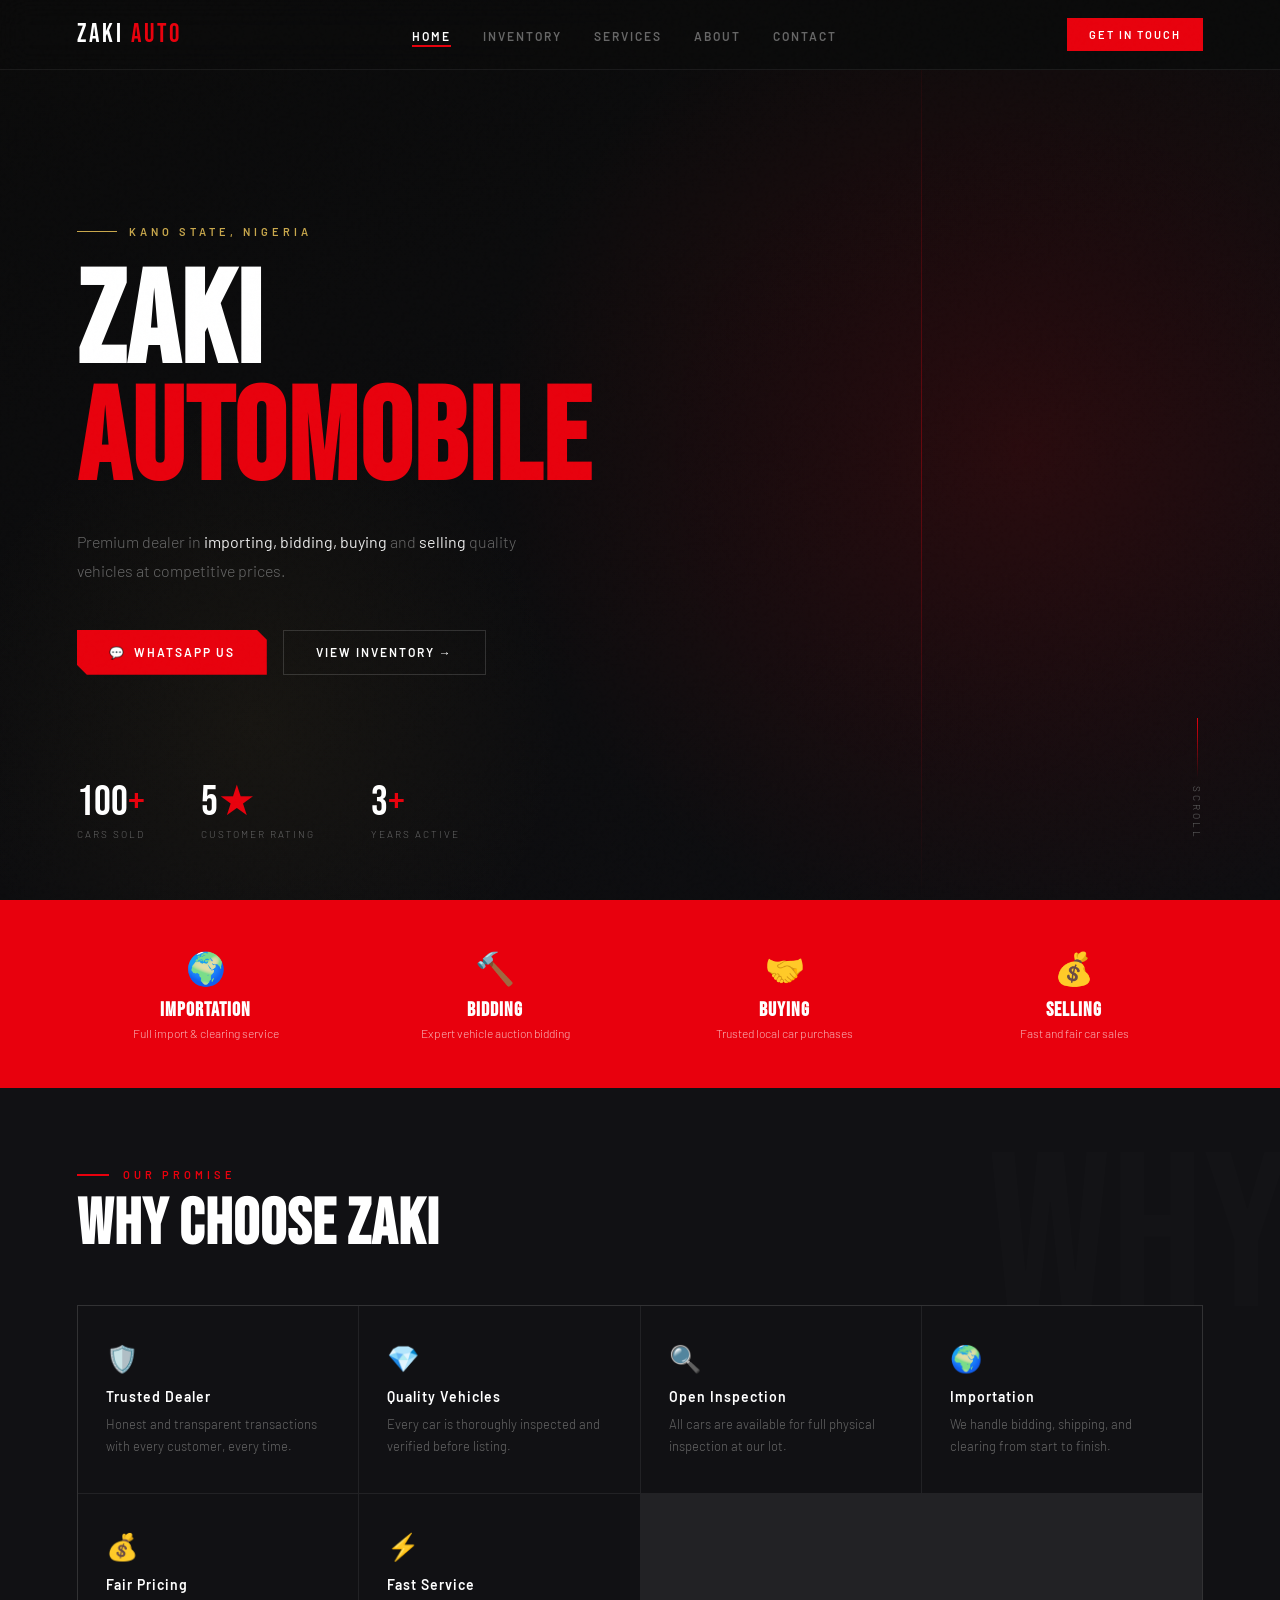
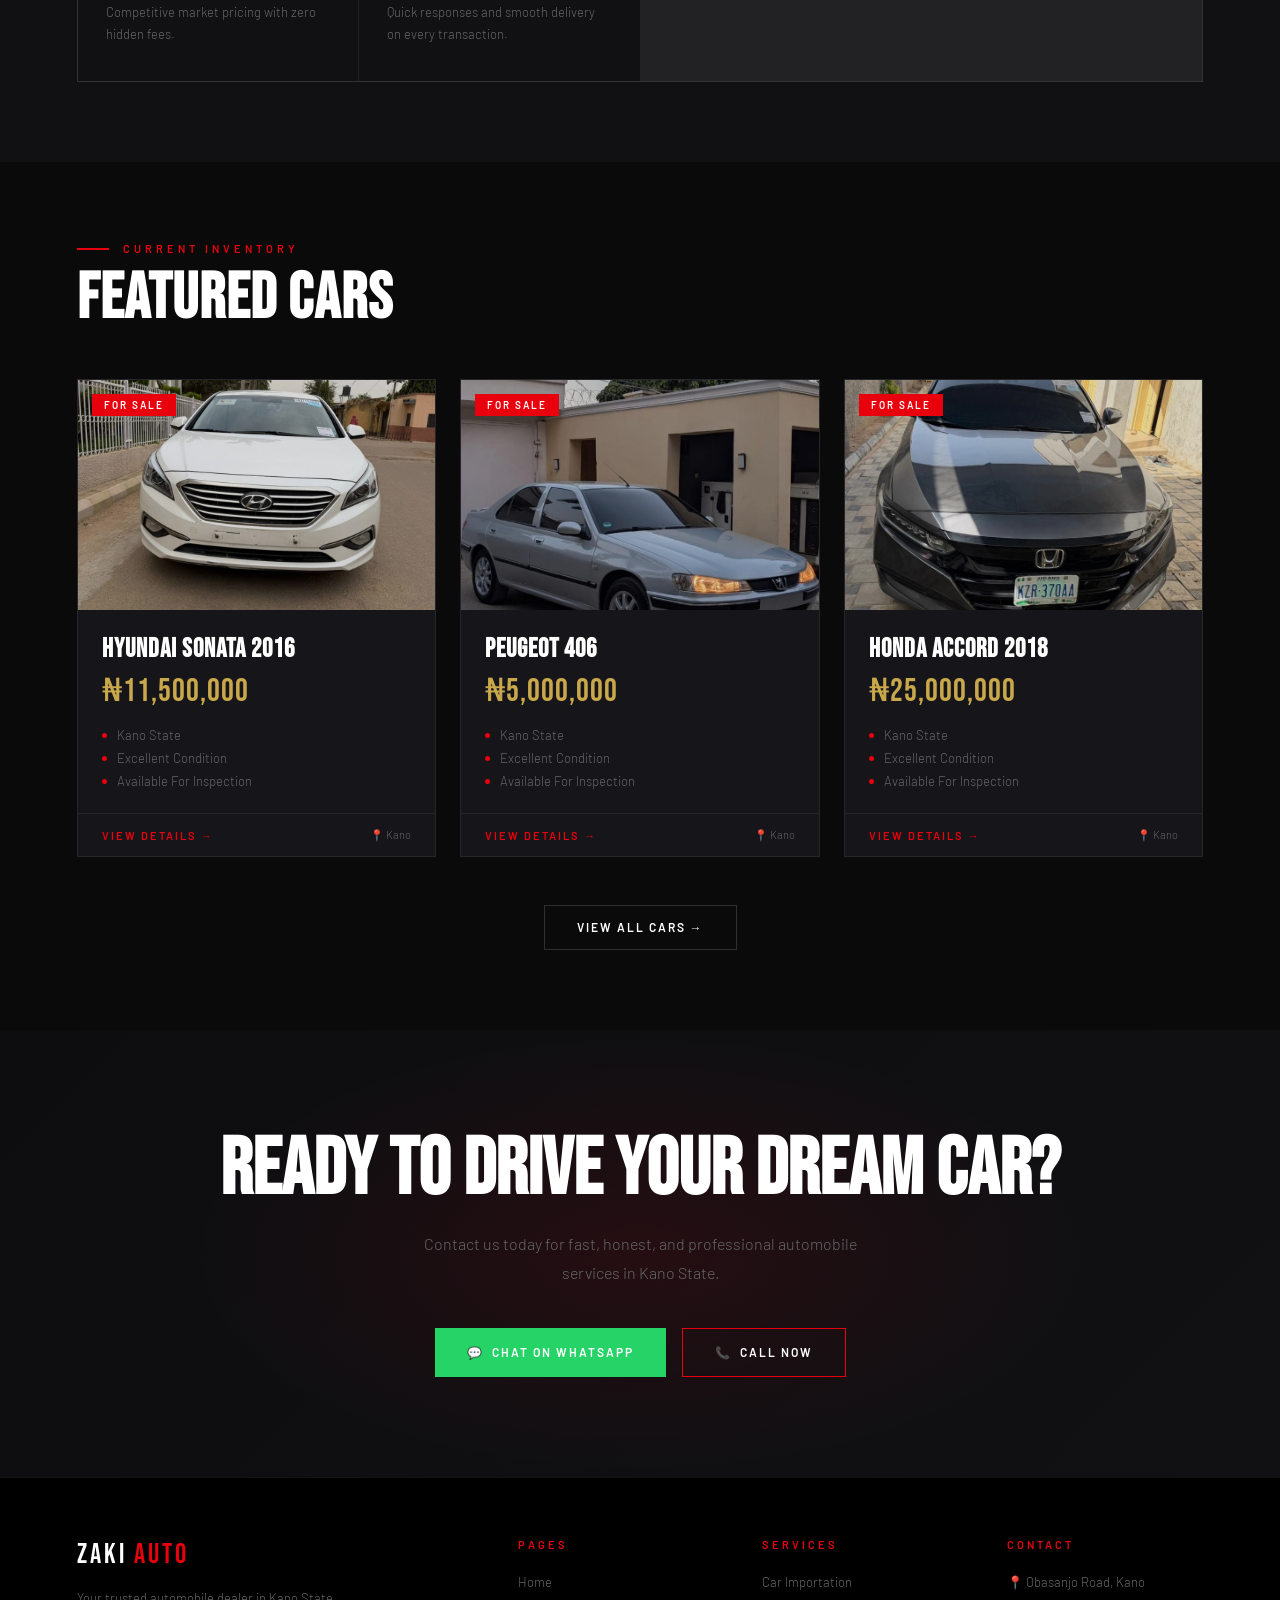
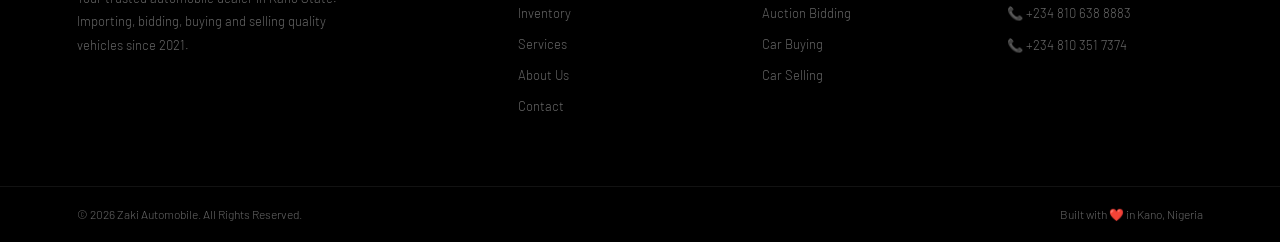
<file: index.html>
<!DOCTYPE html>
<html lang="en">
<head>
<meta charset="UTF-8">
<meta name="viewport" content="width=device-width, initial-scale=1.0">
<title>Zaki Automobile — Home</title>
<link rel="stylesheet" href="style.css">
<style>
/* ── HERO ── */
.hero {
  min-height:100vh; display:flex; align-items:center;
  position:relative; overflow:hidden; padding:0 6vw;
}
.hero-bg {
  position:absolute; inset:0;
  background:
    radial-gradient(ellipse 60% 80% at 80% 50%, rgba(232,0,13,0.13) 0%, transparent 70%),
    radial-gradient(ellipse 40% 60% at 20% 80%, rgba(201,168,76,0.06) 0%, transparent 60%),
    linear-gradient(160deg,#0a0a0a 0%,#0d0d10 100%);
}
.hero-bg::after {
  content:''; position:absolute; top:0; right:28%;
  width:1px; height:100%;
  background:linear-gradient(to bottom,transparent,rgba(232,0,13,0.35),transparent);
}
.hero-content { position:relative; z-index:2; max-width:680px; }
.hero-eyebrow {
  display:flex; align-items:center; gap:12px; margin-bottom:28px;
  opacity:0; animation:fadeUp 0.8s 0.2s forwards;
}
.hero-eyebrow::before { content:''; display:block; width:40px; height:1px; background:var(--gold); }
.hero-eyebrow span { font-size:11px; letter-spacing:4px; text-transform:uppercase; color:var(--gold); font-weight:600; }
.hero h1 {
  font-family:'Bebas Neue',sans-serif;
  font-size:clamp(64px,11vw,130px);
  line-height:0.9; letter-spacing:2px; color:white;
  opacity:0; animation:fadeUp 0.8s 0.35s forwards;
}
.hero h1 .accent { color:var(--red); display:block; }
.hero-sub {
  margin-top:28px; font-size:16px; color:var(--muted);
  line-height:1.8; max-width:440px;
  opacity:0; animation:fadeUp 0.8s 0.5s forwards;
}
.hero-sub strong { color:var(--text); font-weight:400; }
.hero-actions {
  margin-top:44px; display:flex; gap:16px; flex-wrap:wrap;
  opacity:0; animation:fadeUp 0.8s 0.65s forwards;
}
.hero-stats {
  position:absolute; bottom:60px; left:6vw;
  display:flex; gap:56px;
  opacity:0; animation:fadeUp 0.8s 0.8s forwards;
}
.stat-num {
  font-family:'Bebas Neue',sans-serif; font-size:42px; color:white; line-height:1;
}
.stat-num span { color:var(--red); }
.stat-label { font-size:10px; letter-spacing:2px; color:var(--muted); text-transform:uppercase; margin-top:4px; }
.scroll-hint {
  position:absolute; bottom:60px; right:6vw;
  display:flex; flex-direction:column; align-items:center; gap:8px;
  opacity:0; animation:fadeIn 1s 1.2s forwards;
}
.scroll-hint span {
  font-size:10px; letter-spacing:3px; text-transform:uppercase;
  color:var(--muted); writing-mode:vertical-rl;
}
.scroll-line {
  width:1px; height:60px;
  background:linear-gradient(to bottom,var(--red),transparent);
  animation:scrollPulse 2s infinite;
}

/* ── WHY ── */
.why-section { background:var(--surface); position:relative; overflow:hidden; }
.why-section::before {
  content:'WHY'; position:absolute; top:20px; right:-10px;
  font-family:'Bebas Neue',sans-serif; font-size:220px;
  color:rgba(255,255,255,0.012); pointer-events:none;
}
.why-grid {
  display:grid; grid-template-columns:repeat(auto-fit,minmax(240px,1fr));
  gap:1px; background:var(--border); border:1px solid var(--border);
}
.why-item {
  background:var(--surface); padding:36px 28px; position:relative; transition:background 0.3s;
}
.why-item:hover { background:#1a1a1e; }
.why-item::before {
  content:''; position:absolute; top:0; left:0;
  width:3px; height:0; background:var(--red); transition:height 0.4s;
}
.why-item:hover::before { height:100%; }
.why-icon { font-size:26px; margin-bottom:14px; display:block; }
.why-item h4 { font-size:14px; font-weight:600; letter-spacing:1px; color:white; margin-bottom:8px; }
.why-item p { font-size:13px; color:var(--muted); line-height:1.7; }

/* ── FEATURED CARS ── */
.cars-grid {
  display:grid; grid-template-columns:repeat(auto-fit,minmax(300px,1fr)); gap:24px;
}
.car-card {
  background:var(--card); border:1px solid var(--border); overflow:hidden; position:relative;
  transition:transform 0.3s, border-color 0.3s;
}
.car-card:hover { transform:translateY(-6px); border-color:rgba(232,0,13,0.3); }
.car-img-wrap { position:relative; overflow:hidden; height:230px; background:#0d0d10; }
.car-img-wrap img { width:100%; height:100%; object-fit:cover; transition:transform 0.5s; filter:brightness(0.9); }
.car-card:hover .car-img-wrap img { transform:scale(1.05); }
.no-img {
  width:100%; height:100%; display:flex; align-items:center; justify-content:center;
  font-size:56px; background:linear-gradient(135deg,#111 0%,#1a1a1a 100%);
}
.car-badge {
  position:absolute; top:14px; left:14px; background:var(--red);
  color:white; font-size:10px; font-weight:600; letter-spacing:2px;
  text-transform:uppercase; padding:5px 12px;
}
.car-body { padding:24px; }
.car-body h3 {
  font-family:'Bebas Neue',sans-serif; font-size:26px; letter-spacing:1px;
  color:white; margin-bottom:6px;
}
.car-price { font-family:'Bebas Neue',sans-serif; font-size:32px; color:var(--gold); letter-spacing:1px; margin-bottom:16px; }
.car-details { display:flex; flex-direction:column; gap:7px; }
.car-detail { display:flex; align-items:center; gap:10px; font-size:13px; color:var(--muted); }
.car-detail .dot { width:5px; height:5px; border-radius:50%; background:var(--red); flex-shrink:0; }
.car-footer {
  padding:14px 24px; border-top:1px solid var(--border);
  display:flex; align-items:center; justify-content:space-between;
}
.car-footer a {
  font-size:11px; font-weight:600; letter-spacing:2px; text-transform:uppercase;
  color:var(--red); text-decoration:none; transition:color 0.2s;
  display:flex; align-items:center; gap:6px;
}
.car-footer a:hover { color:white; }
.car-footer span { font-size:11px; color:var(--muted); }
.view-all-wrap { text-align:center; margin-top:48px; }

/* ── SERVICES STRIP ── */
.services-strip {
  background:var(--red); padding:48px 6vw;
  display:grid; grid-template-columns:repeat(auto-fit,minmax(180px,1fr)); gap:32px;
}
.strip-item { text-align:center; }
.strip-item .s-icon { font-size:32px; margin-bottom:10px; }
.strip-item h4 { font-family:'Bebas Neue',sans-serif; font-size:20px; letter-spacing:1px; color:white; }
.strip-item p { font-size:12px; color:rgba(255,255,255,0.7); margin-top:4px; }

/* ── CTA BANNER ── */
.cta-banner {
  padding:100px 6vw; text-align:center;
  background:linear-gradient(135deg,#0d0d10 0%,#111114 100%);
  position:relative; overflow:hidden;
}
.cta-banner::before {
  content:''; position:absolute; inset:0;
  background:radial-gradient(ellipse 50% 70% at 50% 50%,rgba(232,0,13,0.1) 0%,transparent 70%);
}
.cta-banner h2 {
  font-family:'Bebas Neue',sans-serif;
  font-size:clamp(40px,7vw,80px); color:white; line-height:1;
  position:relative; z-index:2;
}
.cta-banner p { font-size:16px; color:var(--muted); margin:20px auto 40px; max-width:480px; line-height:1.8; position:relative; z-index:2; }
.cta-buttons { display:flex; gap:16px; justify-content:center; flex-wrap:wrap; position:relative; z-index:2; }

@keyframes fadeUp { from{opacity:0;transform:translateY(30px)} to{opacity:1;transform:translateY(0)} }
@keyframes fadeIn { from{opacity:0} to{opacity:1} }
@keyframes scrollPulse { 0%,100%{opacity:1;transform:scaleY(1)} 50%{opacity:0.3;transform:scaleY(0.5)} }

@media(max-width:640px){
  .hero-stats { left:24px; gap:28px; bottom:40px; }
  .scroll-hint { display:none; }
  .services-strip { padding:40px 24px; }
}
</style>
</head>
<body>

<nav>
  <a href="index.html" class="nav-logo">ZAKI <span>AUTO</span></a>
  <ul class="nav-links">
    <li><a href="index.html">Home</a></li>
    <li><a href="cars.html">Inventory</a></li>
    <li><a href="services.html">Services</a></li>
    <li><a href="about.html">About</a></li>
    <li><a href="contact.html">Contact</a></li>
  </ul>
  <a href="contact.html" class="nav-cta">Get In Touch</a>
</nav>

<!-- HERO -->
<section class="hero">
  <div class="hero-bg"></div>
  <div class="hero-content">
    <div class="hero-eyebrow"><span>Kano State, Nigeria</span></div>
    <h1>ZAKI<span class="accent">AUTOMOBILE</span></h1>
    <p class="hero-sub">
      Premium dealer in <strong>importing, bidding, buying</strong> and <strong>selling</strong> quality vehicles at competitive prices.
    </p>
    <div class="hero-actions">
      <a href="https://wa.me/2348106388883" class="btn-primary">💬 &nbsp;WhatsApp Us</a>
      <a href="cars.html" class="btn-outline">View Inventory →</a>
    </div>
  </div>
  <div class="hero-stats">
    <div><div class="stat-num">100<span>+</span></div><div class="stat-label">Cars Sold</div></div>
    <div><div class="stat-num">5<span>★</span></div><div class="stat-label">Customer Rating</div></div>
    <div><div class="stat-num">3<span>+</span></div><div class="stat-label">Years Active</div></div>
  </div>
  <div class="scroll-hint">
    <div class="scroll-line"></div>
    <span>Scroll</span>
  </div>
</section>

<!-- SERVICES STRIP -->
<div class="services-strip">
  <div class="strip-item"><div class="s-icon">🌍</div><h4>Importation</h4><p>Full import & clearing service</p></div>
  <div class="strip-item"><div class="s-icon">🔨</div><h4>Bidding</h4><p>Expert vehicle auction bidding</p></div>
  <div class="strip-item"><div class="s-icon">🤝</div><h4>Buying</h4><p>Trusted local car purchases</p></div>
  <div class="strip-item"><div class="s-icon">💰</div><h4>Selling</h4><p>Fast and fair car sales</p></div>
</div>

<!-- WHY US -->
<section class="why-section section">
  <div class="section-label"><span>Our Promise</span></div>
  <h2 class="section-heading">WHY CHOOSE ZAKI</h2>
  <div class="why-grid reveal">
    <div class="why-item"><span class="why-icon">🛡️</span><h4>Trusted Dealer</h4><p>Honest and transparent transactions with every customer, every time.</p></div>
    <div class="why-item"><span class="why-icon">💎</span><h4>Quality Vehicles</h4><p>Every car is thoroughly inspected and verified before listing.</p></div>
    <div class="why-item"><span class="why-icon">🔍</span><h4>Open Inspection</h4><p>All cars are available for full physical inspection at our lot.</p></div>
    <div class="why-item"><span class="why-icon">🌍</span><h4>Importation</h4><p>We handle bidding, shipping, and clearing from start to finish.</p></div>
    <div class="why-item"><span class="why-icon">💰</span><h4>Fair Pricing</h4><p>Competitive market pricing with zero hidden fees.</p></div>
    <div class="why-item"><span class="why-icon">⚡</span><h4>Fast Service</h4><p>Quick responses and smooth delivery on every transaction.</p></div>
  </div>
</section>

<!-- FEATURED CARS -->
<section class="section">
  <div class="section-label"><span>Current Inventory</span></div>
  <h2 class="section-heading">FEATURED CARS</h2>
  <div class="cars-grid">
    <div class="car-card reveal">
      <div class="car-img-wrap">
        <img src="sonata.jpg" alt="Hyundai Sonata 2016" onerror="this.style.display='none';this.nextElementSibling.style.display='flex'">
        <div class="no-img" style="display:none">🚗</div>
        <div class="car-badge">For Sale</div>
      </div>
      <div class="car-body">
        <h3>Hyundai Sonata 2016</h3>
        <div class="car-price">₦11,500,000</div>
        <div class="car-details">
          <div class="car-detail"><span class="dot"></span>Kano State</div>
          <div class="car-detail"><span class="dot"></span>Excellent Condition</div>
          <div class="car-detail"><span class="dot"></span>Available For Inspection</div>
        </div>
      </div>
      <div class="car-footer">
        <a href="car-detail.html?car=sonata">View Details →</a>
        <span>📍 Kano</span>
      </div>
    </div>
    <div class="car-card reveal">
      <div class="car-img-wrap">
        <img src="406.jpg" alt="Peugeot 406" onerror="this.style.display='none';this.nextElementSibling.style.display='flex'">
        <div class="no-img" style="display:none">🚗</div>
        <div class="car-badge">For Sale</div>
      </div>
      <div class="car-body">
        <h3>Peugeot 406</h3>
        <div class="car-price">₦5,000,000</div>
        <div class="car-details">
          <div class="car-detail"><span class="dot"></span>Kano State</div>
          <div class="car-detail"><span class="dot"></span>Excellent Condition</div>
          <div class="car-detail"><span class="dot"></span>Available For Inspection</div>
        </div>
      </div>
      <div class="car-footer">
        <a href="car-detail.html?car=406">View Details →</a>
        <span>📍 Kano</span>
      </div>
    </div>
    <div class="car-card reveal">
      <div class="car-img-wrap">
        <img src="accord.jpg" alt="Honda Accord 2018" onerror="this.style.display='none';this.nextElementSibling.style.display='flex'">
        <div class="no-img" style="display:none">🚗</div>
        <div class="car-badge">For Sale</div>
      </div>
      <div class="car-body">
        <h3>Honda Accord 2018</h3>
        <div class="car-price">₦25,000,000</div>
        <div class="car-details">
          <div class="car-detail"><span class="dot"></span>Kano State</div>
          <div class="car-detail"><span class="dot"></span>Excellent Condition</div>
          <div class="car-detail"><span class="dot"></span>Available For Inspection</div>
        </div>
      </div>
      <div class="car-footer">
        <a href="car-detail.html?car=accord">View Details →</a>
        <span>📍 Kano</span>
      </div>
    </div>
  </div>
  <div class="view-all-wrap reveal">
    <a href="cars.html" class="btn-outline">View All Cars →</a>
  </div>
</section>

<!-- CTA BANNER -->
<section class="cta-banner">
  <h2>READY TO DRIVE YOUR DREAM CAR?</h2>
  <p>Contact us today for fast, honest, and professional automobile services in Kano State.</p>
  <div class="cta-buttons">
    <a href="https://wa.me/2348106388883" class="btn-whatsapp">💬 &nbsp;Chat on WhatsApp</a>
    <a href="tel:+2348106388883" class="btn-call">📞 &nbsp;Call Now</a>
  </div>
</section>

<!-- FOOTER -->
<footer>
  <div class="footer-top">
    <div>
      <div class="footer-brand">ZAKI <span>AUTO</span></div>
      <p class="footer-desc">Your trusted automobile dealer in Kano State. Importing, bidding, buying and selling quality vehicles since 2021.</p>
    </div>
    <div class="footer-col">
      <h4>Pages</h4>
      <ul>
        <li><a href="index.html">Home</a></li>
        <li><a href="cars.html">Inventory</a></li>
        <li><a href="services.html">Services</a></li>
        <li><a href="about.html">About Us</a></li>
        <li><a href="contact.html">Contact</a></li>
      </ul>
    </div>
    <div class="footer-col">
      <h4>Services</h4>
      <ul>
        <li><a href="services.html">Car Importation</a></li>
        <li><a href="services.html">Auction Bidding</a></li>
        <li><a href="services.html">Car Buying</a></li>
        <li><a href="services.html">Car Selling</a></li>
      </ul>
    </div>
    <div class="footer-col">
      <h4>Contact</h4>
      <p>📍 Obasanjo Road, Kano</p>
      <p>📞 +234 810 638 8883</p>
      <p>📞 +234 810 351 7374</p>
    </div>
  </div>
  <div class="footer-bottom">
    <p>© 2026 Zaki Automobile. All Rights Reserved.</p>
    <p>Built with ❤️ in Kano, Nigeria</p>
  </div>
</footer>

<script src="main.js"></script>
</body>
</html>
</file>
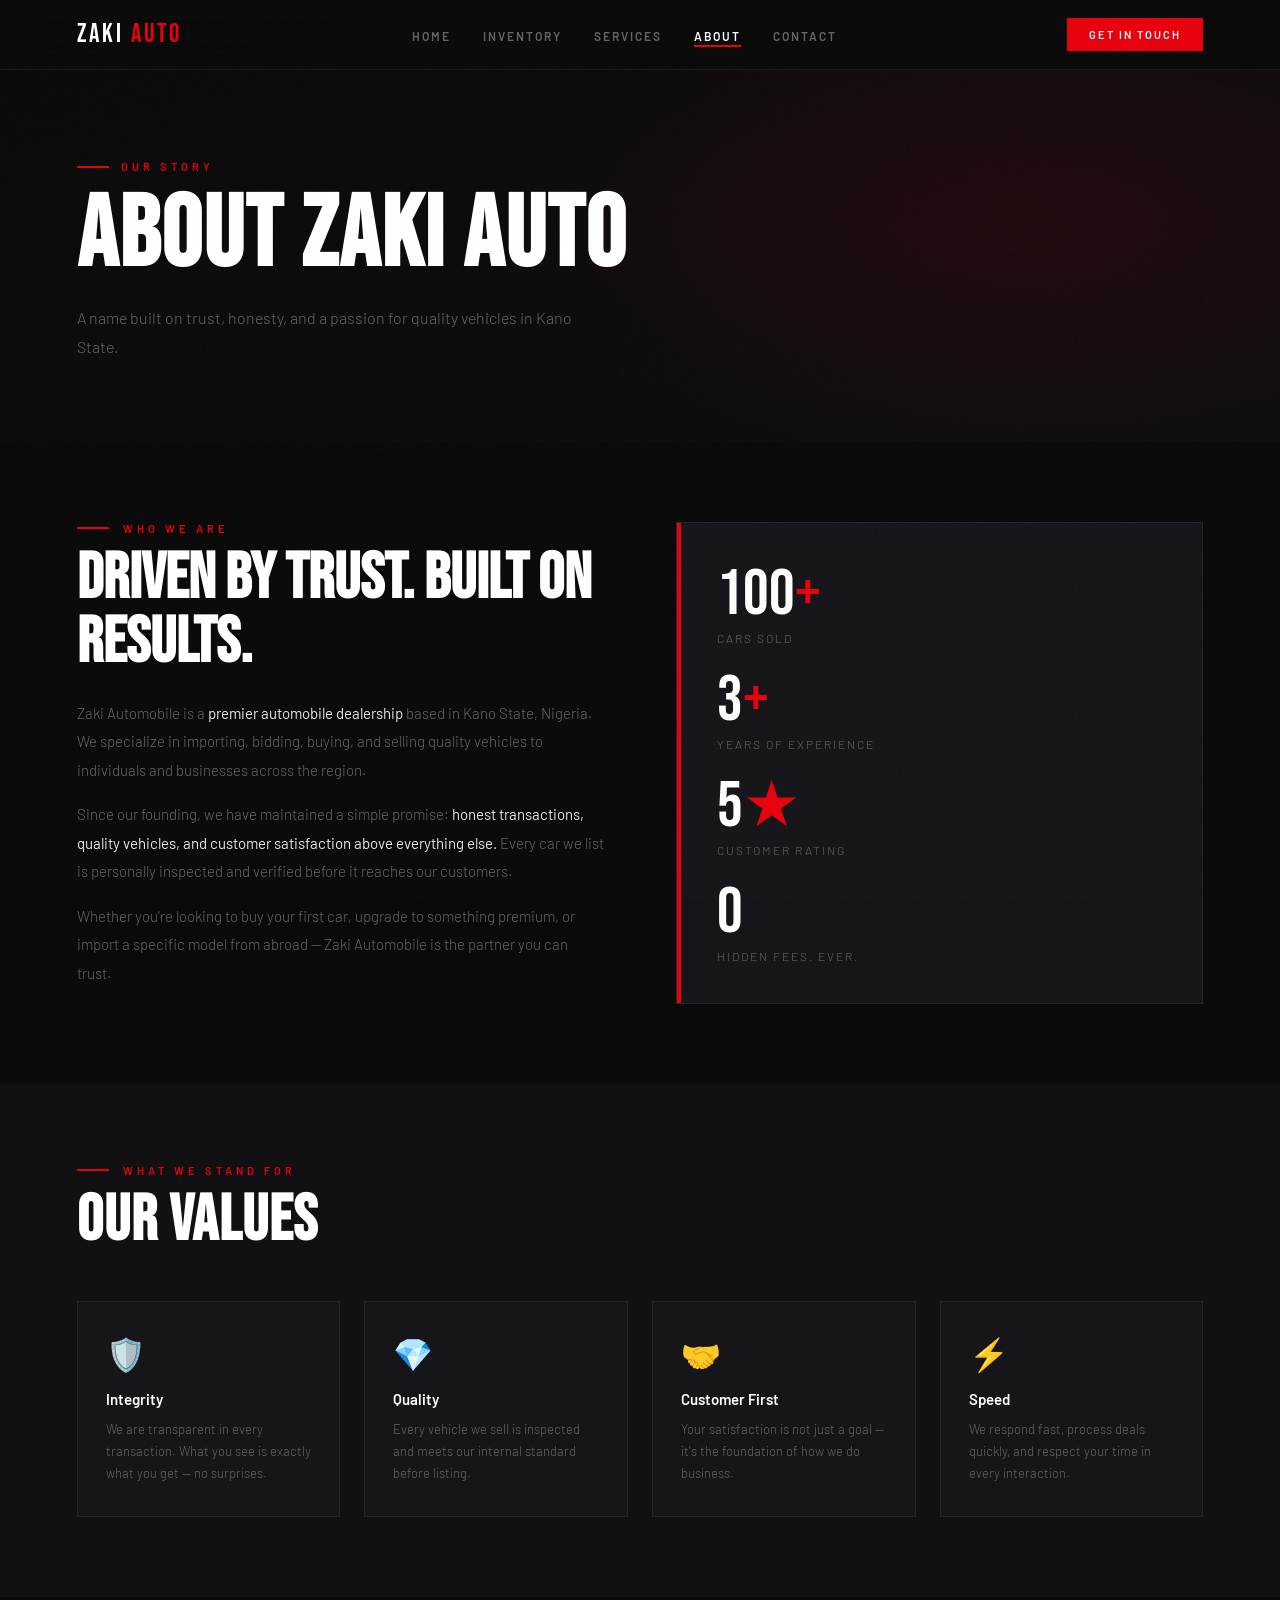
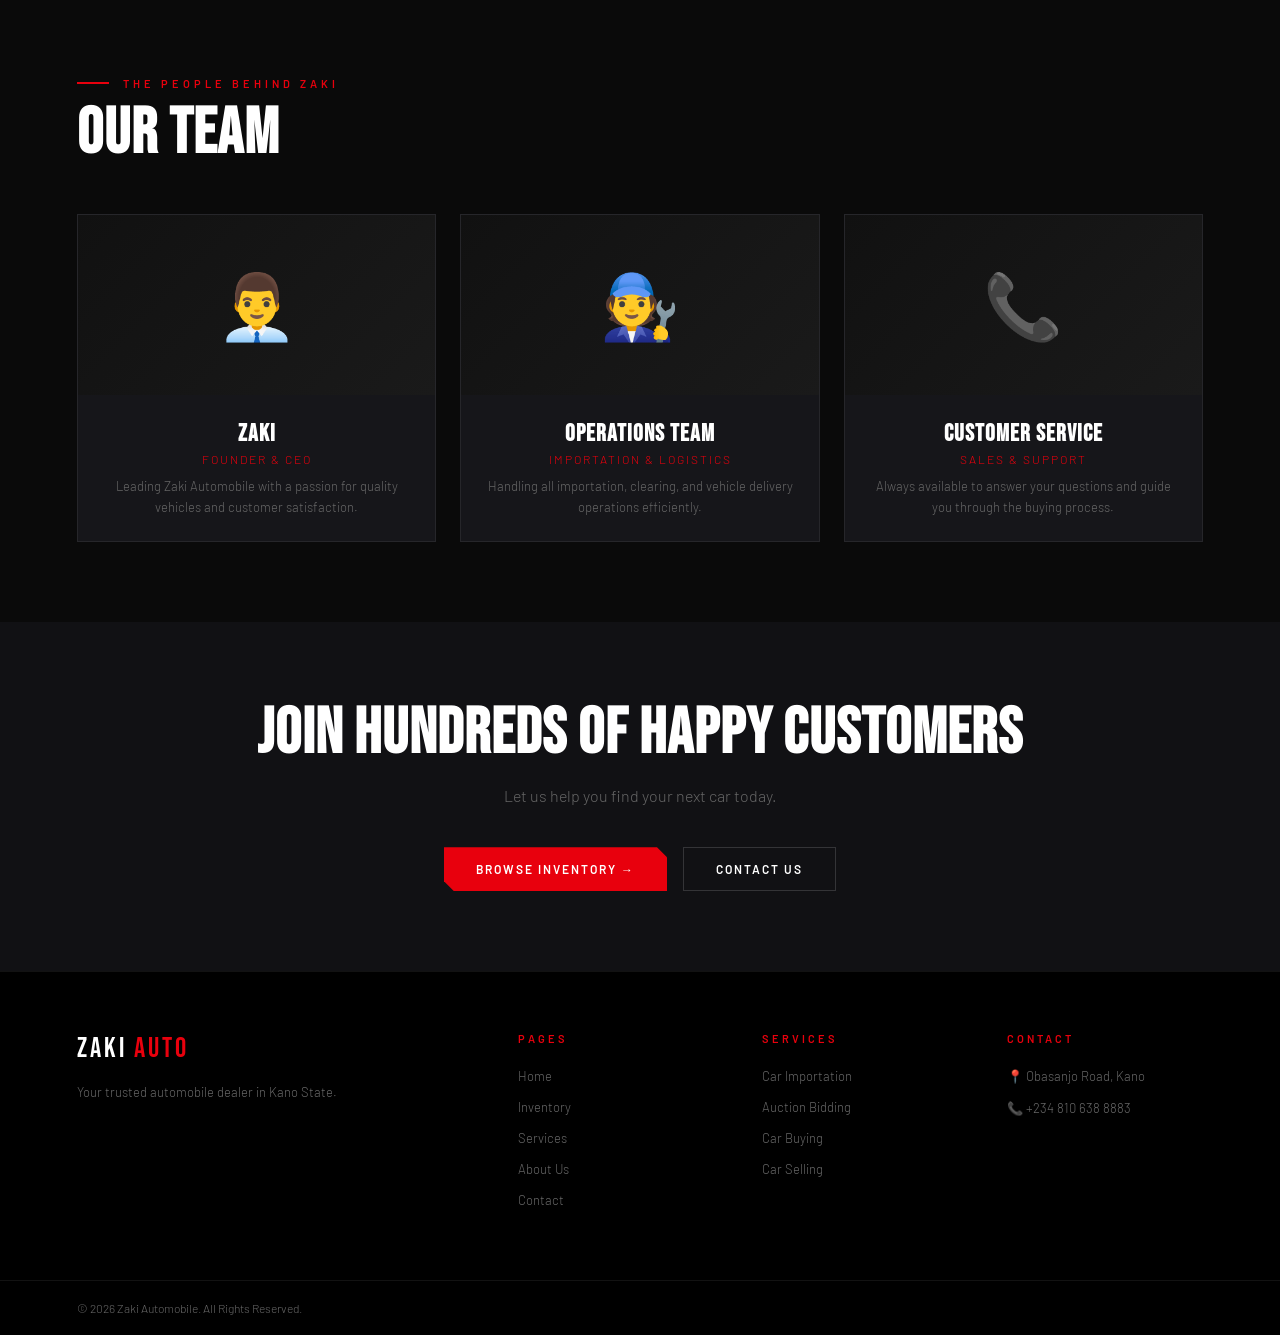
<file: about.html>
<!DOCTYPE html>
<html lang="en">
<head>
<meta charset="UTF-8">
<meta name="viewport" content="width=device-width, initial-scale=1.0">
<title>Zaki Automobile — About Us</title>
<link rel="stylesheet" href="style.css">
<style>
.about-intro {
  display:grid; grid-template-columns:1fr 1fr; gap:72px; align-items:center;
}
.about-text h2 {
  font-family:'Bebas Neue',sans-serif;
  font-size:clamp(36px,5vw,64px); line-height:1; color:white; margin-bottom:24px;
}
.about-text p { font-size:15px; color:var(--muted); line-height:1.9; margin-bottom:16px; }
.about-text p strong { color:var(--text); font-weight:400; }
.about-visual {
  position:relative; background:var(--card);
  border:1px solid var(--border); padding:40px;
  display:flex; flex-direction:column; gap:24px;
}
.about-visual::before {
  content:''; position:absolute; top:0; left:0; width:4px; height:100%; background:var(--red);
}
.stat-big { }
.stat-big .num {
  font-family:'Bebas Neue',sans-serif; font-size:64px; color:white; line-height:1;
}
.stat-big .num span { color:var(--red); }
.stat-big .lbl { font-size:12px; letter-spacing:2px; text-transform:uppercase; color:var(--muted); margin-top:4px; }

/* Values */
.values-grid {
  display:grid; grid-template-columns:repeat(auto-fit,minmax(220px,1fr)); gap:24px;
}
.value-card {
  background:var(--card); border:1px solid var(--border); padding:32px 28px;
  position:relative; transition:border-color 0.3s;
}
.value-card:hover { border-color:rgba(232,0,13,0.3); }
.value-card::after {
  content:''; position:absolute; bottom:0; left:0;
  width:0; height:2px; background:var(--red); transition:width 0.4s;
}
.value-card:hover::after { width:100%; }
.value-icon { font-size:32px; margin-bottom:16px; }
.value-card h4 { font-size:15px; font-weight:600; color:white; margin-bottom:10px; }
.value-card p { font-size:13px; color:var(--muted); line-height:1.7; }

/* Team */
.team-grid { display:grid; grid-template-columns:repeat(auto-fit,minmax(220px,1fr)); gap:24px; }
.team-card {
  background:var(--card); border:1px solid var(--border); overflow:hidden;
  text-align:center; transition:border-color 0.3s;
}
.team-card:hover { border-color:rgba(232,0,13,0.3); }
.team-avatar {
  height:180px; background:linear-gradient(135deg,#111,#1a1a1a);
  display:flex; align-items:center; justify-content:center; font-size:64px;
}
.team-card-body { padding:24px; }
.team-card-body h4 { font-family:'Bebas Neue',sans-serif; font-size:24px; letter-spacing:1px; color:white; }
.team-card-body p { font-size:12px; letter-spacing:2px; text-transform:uppercase; color:var(--red); margin-top:4px; }
.team-card-body span { display:block; font-size:13px; color:var(--muted); margin-top:10px; line-height:1.6; }

@media(max-width:768px) {
  .about-intro { grid-template-columns:1fr; gap:40px; }
}
</style>
</head>
<body>

<nav>
  <a href="index.html" class="nav-logo">ZAKI <span>AUTO</span></a>
  <ul class="nav-links">
    <li><a href="index.html">Home</a></li>
    <li><a href="cars.html">Inventory</a></li>
    <li><a href="services.html">Services</a></li>
    <li><a href="about.html">About</a></li>
    <li><a href="contact.html">Contact</a></li>
  </ul>
  <a href="contact.html" class="nav-cta">Get In Touch</a>
</nav>

<div class="page-header">
  <div class="page-header-inner">
    <div class="page-eyebrow"><span>Our Story</span></div>
    <h1>ABOUT ZAKI AUTO</h1>
    <p>A name built on trust, honesty, and a passion for quality vehicles in Kano State.</p>
  </div>
</div>

<!-- INTRO -->
<section class="section">
  <div class="about-intro reveal">
    <div class="about-text">
      <div class="section-label"><span>Who We Are</span></div>
      <h2>DRIVEN BY TRUST. BUILT ON RESULTS.</h2>
      <p>
        Zaki Automobile is a <strong>premier automobile dealership</strong> based in Kano State, Nigeria. We specialize in importing, bidding, buying, and selling quality vehicles to individuals and businesses across the region.
      </p>
      <p>
        Since our founding, we have maintained a simple promise: <strong>honest transactions, quality vehicles, and customer satisfaction above everything else.</strong> Every car we list is personally inspected and verified before it reaches our customers.
      </p>
      <p>
        Whether you're looking to buy your first car, upgrade to something premium, or import a specific model from abroad — Zaki Automobile is the partner you can trust.
      </p>
    </div>
    <div class="about-visual">
      <div class="stat-big">
        <div class="num">100<span>+</span></div>
        <div class="lbl">Cars Sold</div>
      </div>
      <div class="stat-big">
        <div class="num">3<span>+</span></div>
        <div class="lbl">Years of Experience</div>
      </div>
      <div class="stat-big">
        <div class="num">5<span>★</span></div>
        <div class="lbl">Customer Rating</div>
      </div>
      <div class="stat-big">
        <div class="num">0</div>
        <div class="lbl">Hidden Fees. Ever.</div>
      </div>
    </div>
  </div>
</section>

<!-- VALUES -->
<section class="section section-alt">
  <div class="section-label"><span>What We Stand For</span></div>
  <h2 class="section-heading">OUR VALUES</h2>
  <div class="values-grid">
    <div class="value-card reveal">
      <div class="value-icon">🛡️</div>
      <h4>Integrity</h4>
      <p>We are transparent in every transaction. What you see is exactly what you get — no surprises.</p>
    </div>
    <div class="value-card reveal">
      <div class="value-icon">💎</div>
      <h4>Quality</h4>
      <p>Every vehicle we sell is inspected and meets our internal standard before listing.</p>
    </div>
    <div class="value-card reveal">
      <div class="value-icon">🤝</div>
      <h4>Customer First</h4>
      <p>Your satisfaction is not just a goal — it's the foundation of how we do business.</p>
    </div>
    <div class="value-card reveal">
      <div class="value-icon">⚡</div>
      <h4>Speed</h4>
      <p>We respond fast, process deals quickly, and respect your time in every interaction.</p>
    </div>
  </div>
</section>

<!-- TEAM -->
<section class="section">
  <div class="section-label"><span>The People Behind Zaki</span></div>
  <h2 class="section-heading">OUR TEAM</h2>
  <div class="team-grid">
    <div class="team-card reveal">
      <div class="team-avatar">👨‍💼</div>
      <div class="team-card-body">
        <h4>Zaki</h4>
        <p>Founder & CEO</p>
        <span>Leading Zaki Automobile with a passion for quality vehicles and customer satisfaction.</span>
      </div>
    </div>
    <div class="team-card reveal">
      <div class="team-avatar">🧑‍🔧</div>
      <div class="team-card-body">
        <h4>Operations Team</h4>
        <p>Importation & Logistics</p>
        <span>Handling all importation, clearing, and vehicle delivery operations efficiently.</span>
      </div>
    </div>
    <div class="team-card reveal">
      <div class="team-avatar">📞</div>
      <div class="team-card-body">
        <h4>Customer Service</h4>
        <p>Sales & Support</p>
        <span>Always available to answer your questions and guide you through the buying process.</span>
      </div>
    </div>
  </div>
</section>

<!-- CTA -->
<section class="section section-alt" style="text-align:center">
  <h2 class="section-heading" style="margin-bottom:16px">JOIN HUNDREDS OF HAPPY CUSTOMERS</h2>
  <p style="color:var(--muted);font-size:16px;margin-bottom:36px;max-width:440px;margin-inline:auto;line-height:1.8">Let us help you find your next car today.</p>
  <div style="display:flex;gap:16px;justify-content:center;flex-wrap:wrap">
    <a href="cars.html" class="btn-primary">Browse Inventory →</a>
    <a href="contact.html" class="btn-outline">Contact Us</a>
  </div>
</section>

<footer>
  <div class="footer-top">
    <div><div class="footer-brand">ZAKI <span>AUTO</span></div><p class="footer-desc">Your trusted automobile dealer in Kano State.</p></div>
    <div class="footer-col"><h4>Pages</h4><ul><li><a href="index.html">Home</a></li><li><a href="cars.html">Inventory</a></li><li><a href="services.html">Services</a></li><li><a href="about.html">About Us</a></li><li><a href="contact.html">Contact</a></li></ul></div>
    <div class="footer-col"><h4>Services</h4><ul><li><a href="services.html">Car Importation</a></li><li><a href="services.html">Auction Bidding</a></li><li><a href="services.html">Car Buying</a></li><li><a href="services.html">Car Selling</a></li></ul></div>
    <div class="footer-col"><h4>Contact</h4><p>📍 Obasanjo Road, Kano</p><p>📞 +234 810 638 8883</p></div>
  </div>
  <div class="footer-bottom"><p>© 2026 Zaki Automobile. All Rights Reserved.</p></div>
</footer>

<script src="main.js"></script>
</body>
</html>
</file>
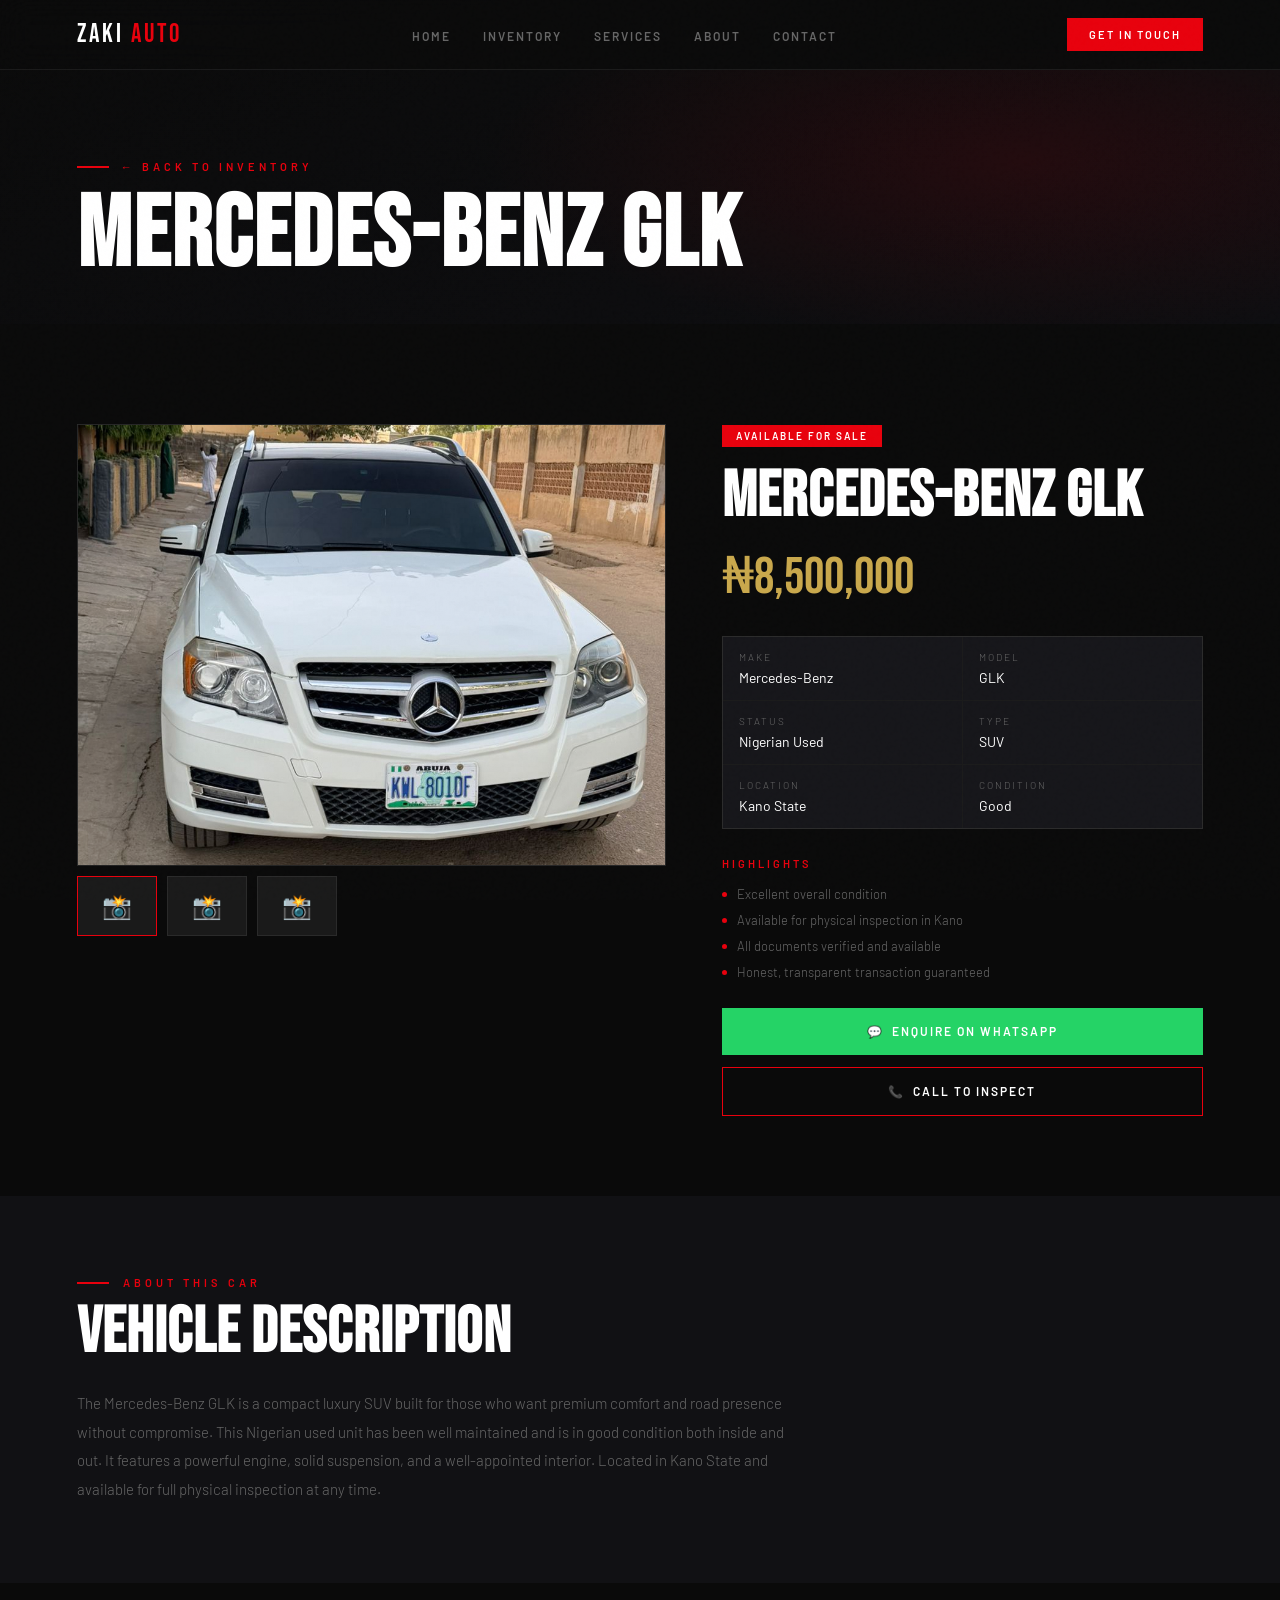
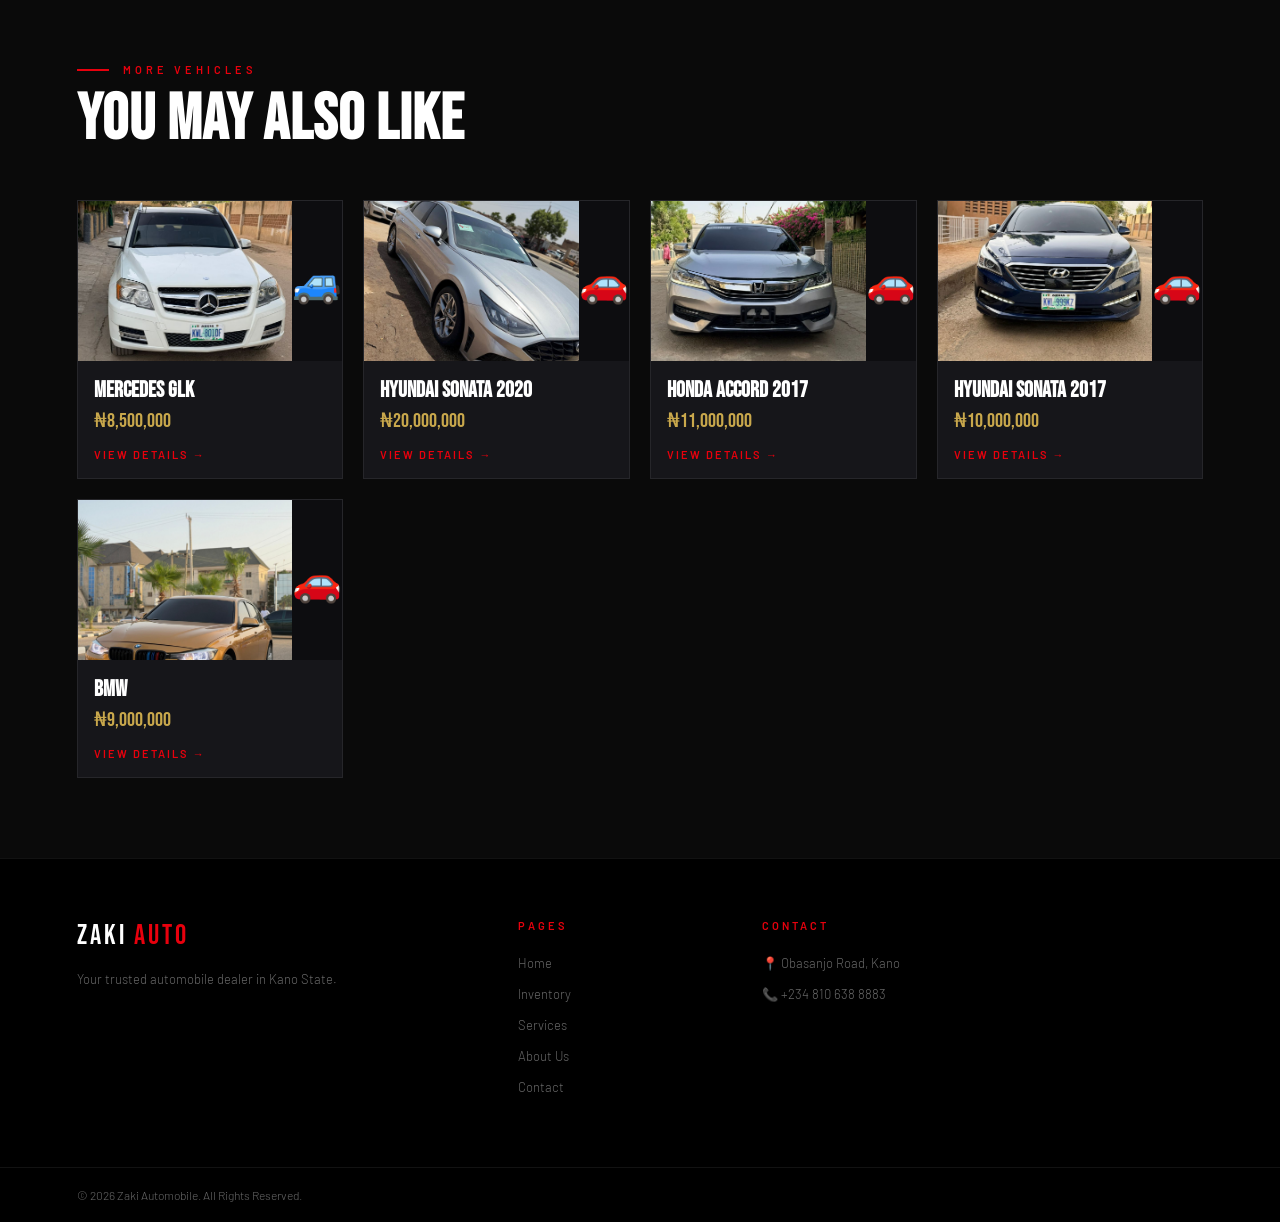
<file: car-detail.html>
<!DOCTYPE html>
<html lang="en">
<head>
<meta charset="UTF-8">
<meta name="viewport" content="width=device-width, initial-scale=1.0">
<title>Zaki Automobile — Car Detail</title>
<link rel="stylesheet" href="style.css">
<style>
.detail-wrap {
  display:grid; grid-template-columns:1.1fr 0.9fr; gap:56px; align-items:start;
  padding-top:20px;
}
.img-main {
  width:100%; aspect-ratio:4/3; object-fit:cover;
  border:1px solid var(--border); background:#0d0d10;
  display:flex; align-items:center; justify-content:center;
}
.img-main img { width:100%; height:100%; object-fit:cover; display:block; }
.img-placeholder {
  width:100%; aspect-ratio:4/3; background:linear-gradient(135deg,#111,#1a1a1a);
  border:1px solid var(--border);
  display:flex; align-items:center; justify-content:center;
  font-size:80px;
}
.img-thumbs { display:flex; gap:10px; margin-top:10px; }
.thumb {
  width:80px; height:60px; background:#1a1a1a; border:1px solid var(--border);
  display:flex; align-items:center; justify-content:center; font-size:24px;
  cursor:pointer; transition:border-color 0.2s;
}
.thumb:hover, .thumb.active { border-color:var(--red); }

/* Info panel */
.car-info-panel {}
.car-info-panel .badge {
  display:inline-block; background:var(--red); color:white;
  font-size:10px; font-weight:600; letter-spacing:2px;
  text-transform:uppercase; padding:5px 14px; margin-bottom:18px;
}
.car-info-panel h1 {
  font-family:'Bebas Neue',sans-serif;
  font-size:clamp(40px,5vw,64px); letter-spacing:1px; color:white; line-height:1;
}
.car-info-panel .price {
  font-family:'Bebas Neue',sans-serif;
  font-size:clamp(36px,4vw,52px); color:var(--gold);
  margin:16px 0 28px;
}

.specs-grid {
  display:grid; grid-template-columns:1fr 1fr; gap:1px;
  background:var(--border); border:1px solid var(--border); margin-bottom:28px;
}
.spec-item { background:var(--card); padding:14px 16px; }
.spec-item label {
  display:block; font-size:10px; letter-spacing:2px;
  text-transform:uppercase; color:var(--muted); margin-bottom:4px;
}
.spec-item span { font-size:14px; color:white; font-weight:400; }

.highlights { margin-bottom:28px; }
.highlights h4 {
  font-size:11px; letter-spacing:3px; text-transform:uppercase;
  color:var(--red); font-weight:600; margin-bottom:16px;
}
.highlight-item {
  display:flex; align-items:center; gap:10px;
  font-size:13px; color:var(--muted); margin-bottom:10px;
}
.highlight-item::before { content:''; display:block; width:5px; height:5px; border-radius:50%; background:var(--red); flex-shrink:0; }

.action-btns { display:flex; flex-direction:column; gap:12px; }

/* Related cars */
.related-grid { display:grid; grid-template-columns:repeat(auto-fill,minmax(260px,1fr)); gap:20px; }
.mini-card {
  background:var(--card); border:1px solid var(--border); overflow:hidden;
  transition:border-color 0.3s;
}
.mini-card:hover { border-color:rgba(232,0,13,0.3); }
.mini-card-img { height:160px; background:#0d0d10; display:flex; align-items:center; justify-content:center; font-size:40px; }
.mini-card-img img { width:100%; height:100%; object-fit:cover; }
.mini-card-body { padding:16px; }
.mini-card-body h4 { font-family:'Bebas Neue',sans-serif; font-size:22px; color:white; }
.mini-card-body p { font-family:'Bebas Neue',sans-serif; font-size:20px; color:var(--gold); margin:4px 0 10px; }
.mini-card-body a {
  font-size:11px; font-weight:600; letter-spacing:2px; text-transform:uppercase;
  color:var(--red); text-decoration:none;
}

@media(max-width:900px) {
  .detail-wrap { grid-template-columns:1fr; gap:36px; }
}
</style>
</head>
<body>

<nav>
  <a href="index.html" class="nav-logo">ZAKI <span>AUTO</span></a>
  <ul class="nav-links">
    <li><a href="index.html">Home</a></li>
    <li><a href="cars.html">Inventory</a></li>
    <li><a href="services.html">Services</a></li>
    <li><a href="about.html">About</a></li>
    <li><a href="contact.html">Contact</a></li>
  </ul>
  <a href="contact.html" class="nav-cta">Get In Touch</a>
</nav>

<div class="page-header" style="padding-bottom:40px">
  <div class="page-header-inner">
    <div class="page-eyebrow"><span><a href="cars.html" style="color:var(--red);text-decoration:none">← Back to Inventory</a></span></div>
    <h1 id="page-title">CAR DETAIL</h1>
  </div>
</div>

<section class="section">
  <div class="detail-wrap">
    <!-- LEFT: IMAGE -->
    <div>
      <div class="img-placeholder" id="car-img-wrap">
        <span>🚗</span>
      </div>
      <div class="img-thumbs">
        <div class="thumb active">📸</div>
        <div class="thumb">📸</div>
        <div class="thumb">📸</div>
      </div>
    </div>

    <!-- RIGHT: INFO -->
    <div class="car-info-panel">
      <div class="badge">Available For Sale</div>
      <h1 id="car-name">Loading...</h1>
      <div class="price" id="car-price">—</div>

      <div class="specs-grid" id="specs-grid">
        <!-- filled by JS -->
      </div>

      <div class="highlights">
        <h4>Highlights</h4>
        <div class="highlight-item">Excellent overall condition</div>
        <div class="highlight-item">Available for physical inspection in Kano</div>
        <div class="highlight-item">All documents verified and available</div>
        <div class="highlight-item">Honest, transparent transaction guaranteed</div>
      </div>

      <div class="action-btns">
        <a id="wa-link" href="https://wa.me/2348106388883" class="btn-whatsapp">💬 &nbsp;Enquire on WhatsApp</a>
        <a href="tel:+2348106388883" class="btn-call">📞 &nbsp;Call to Inspect</a>
      </div>
    </div>
  </div>
</section>

<!-- DESCRIPTION -->
<section class="section section-alt">
  <div class="section-label"><span>About This Car</span></div>
  <h2 class="section-heading" style="margin-bottom:24px">VEHICLE DESCRIPTION</h2>
  <p id="car-desc" style="font-size:15px;color:var(--muted);line-height:1.9;max-width:720px">
    Loading description...
  </p>
</section>

<!-- RELATED CARS -->
<section class="section">
  <div class="section-label"><span>More Vehicles</span></div>
  <h2 class="section-heading">YOU MAY ALSO LIKE</h2>
  <div class="related-grid">
    <div class="mini-card reveal">
      <div class="mini-card-img"><img src="glk.jpg" alt="" onerror="this.style.display='none'">🚙</div>
      <div class="mini-card-body"><h4>Mercedes GLK</h4><p>₦8,500,000</p><a href="car-detail.html?car=glk">View Details →</a></div>
    </div>
    <div class="mini-card reveal">
      <div class="mini-card-img"><img src="sonata2020.jpg" alt="" onerror="this.style.display='none'">🚗</div>
      <div class="mini-card-body"><h4>Hyundai Sonata 2020</h4><p>₦20,000,000</p><a href="car-detail.html?car=sonata2020">View Details →</a></div>
    </div>
    <div class="mini-card reveal">
      <div class="mini-card-img"><img src="accord2017.jpg" alt="" onerror="this.style.display='none'">🚗</div>
      <div class="mini-card-body"><h4>Honda Accord 2017</h4><p>₦11,000,000</p><a href="car-detail.html?car=accord2017">View Details →</a></div>
    </div>
    <div class="mini-card reveal">
      <div class="mini-card-img"><img src="sonata2017.jpg" alt="" onerror="this.style.display='none'">🚗</div>
      <div class="mini-card-body"><h4>Hyundai Sonata 2017</h4><p>₦10,000,000</p><a href="car-detail.html?car=sonata2017">View Details →</a></div>
    </div>
    <div class="mini-card reveal">
      <div class="mini-card-img"><img src="bmw.jpg" alt="" onerror="this.style.display='none'">🚗</div>
      <div class="mini-card-body"><h4>BMW</h4><p>₦9,000,000</p><a href="car-detail.html?car=bmw">View Details →</a></div>
    </div>
    <div class="mini-card reveal">
      <div class="mini-card-img"><img src="corolla.jpg" alt="" onerror="this.style.display='none'">🚗</div>
      <div class="mini-card-body"><h4>Toyota Corolla 2013</h4><p>₦13,500,000</p><a href="car-detail.html?car=corolla">View Details →</a></div>
    </div>
    <div class="mini-card reveal">
      <div class="mini-card-img"><img src="c300.jpg" alt="" onerror="this.style.display='none'">🚗</div>
      <div class="mini-card-body"><h4>Mercedes C300 2016</h4><p>₦18,000,000</p><a href="car-detail.html?car=c300">View Details →</a></div>
    </div>
  </div>
</section>

<footer>
  <div class="footer-top">
    <div><div class="footer-brand">ZAKI <span>AUTO</span></div><p class="footer-desc">Your trusted automobile dealer in Kano State.</p></div>
    <div class="footer-col"><h4>Pages</h4><ul><li><a href="index.html">Home</a></li><li><a href="cars.html">Inventory</a></li><li><a href="services.html">Services</a></li><li><a href="about.html">About Us</a></li><li><a href="contact.html">Contact</a></li></ul></div>
    <div class="footer-col"><h4>Contact</h4><p>📍 Obasanjo Road, Kano</p><p>📞 +234 810 638 8883</p></div>
  </div>
  <div class="footer-bottom"><p>© 2026 Zaki Automobile. All Rights Reserved.</p></div>
</footer>

<script src="main.js"></script>
<script>
const cars = {
  glk: {
    name:'Mercedes-Benz GLK', price:'₦8,500,000', img:'glk.jpg',
    specs:[
      {label:'Make',val:'Mercedes-Benz'},{label:'Model',val:'GLK'},
      {label:'Status',val:'Nigerian Used'},{label:'Type',val:'SUV'},
      {label:'Location',val:'Kano State'},{label:'Condition',val:'Good'},
    ],
    desc:`The Mercedes-Benz GLK is a compact luxury SUV built for those who want premium comfort and road presence without compromise. This Nigerian used unit has been well maintained and is in good condition both inside and out. It features a powerful engine, solid suspension, and a well-appointed interior. Located in Kano State and available for full physical inspection at any time.`,
    wa:'I\'m%20interested%20in%20the%20Mercedes-Benz%20GLK%20for%20%E2%82%A68%2C500%2C000'
  },
  sonata2020: {
    name:'Hyundai Sonata 2020', price:'₦20,000,000', img:'sonata2020.jpg',
    specs:[
      {label:'Make',val:'Hyundai'},{label:'Model',val:'Sonata'},
      {label:'Year',val:'2020'},{label:'Type',val:'Sedan'},
      {label:'Location',val:'Kano State'},{label:'Condition',val:'Brand New'},
    ],
    desc:`The 2020 Hyundai Sonata represents the latest generation of this iconic sedan — featuring a bold new design, cutting-edge technology, and a refined driving experience. This unit is brand new, never registered, and in factory-perfect condition. Ideal for buyers who want a modern, stylish, and fuel-efficient vehicle. Available for inspection in Kano State.`,
    wa:'I\'m%20interested%20in%20the%20Hyundai%20Sonata%202020%20for%20%E2%82%A620%2C000%2C000'
  },
  accord2017: {
    name:'Honda Accord 2017', price:'₦11,000,000', img:'accord2017.jpg',
    specs:[
      {label:'Make',val:'Honda'},{label:'Model',val:'Accord'},
      {label:'Year',val:'2017'},{label:'Type',val:'Sedan'},
      {label:'Location',val:'Kano State'},{label:'Condition',val:'Brand New'},
    ],
    desc:`The 2017 Honda Accord is a trusted and beloved mid-size sedan known for its reliability, comfortable cabin, and strong resale value. This unit is brand new and in perfect condition — clean bodywork, pristine interior, and a strong engine ready for the road. A smart choice for families and professionals alike. Available for inspection in Kano State.`,
    wa:'I\'m%20interested%20in%20the%20Honda%20Accord%202017%20for%20%E2%82%A611%2C000%2C000'
  },
  sonata2017: {
    name:'Hyundai Sonata 2017', price:'₦10,000,000', img:'sonata2017.jpg',
    specs:[
      {label:'Make',val:'Hyundai'},{label:'Model',val:'Sonata'},
      {label:'Year',val:'2017'},{label:'Type',val:'Sedan'},
      {label:'Location',val:'Kano State'},{label:'Condition',val:'Brand New'},
    ],
    desc:`The 2017 Hyundai Sonata is a stylish and spacious sedan offering excellent value for money. This brand new unit features a smooth ride, modern infotainment system, and fuel-efficient engine. Whether for business or family use, this Sonata delivers comfort and reliability in equal measure. Available for inspection at our lot on Obasanjo Road, Kano State.`,
    wa:'I\'m%20interested%20in%20the%20Hyundai%20Sonata%202017%20for%20%E2%82%A610%2C000%2C000'
  },
  bmw: {
    name:'BMW', price:'₦9,000,000', img:'bmw.jpg',
    specs:[
      {label:'Make',val:'BMW'},{label:'Model',val:'Series'},
      {label:'Status',val:'Nigerian Used'},{label:'Type',val:'Sedan'},
      {label:'Location',val:'Kano State'},{label:'Condition',val:'Good'},
    ],
    desc:`This BMW is a Nigerian used vehicle in good condition, offering the signature BMW driving experience — precise handling, a powerful engine, and a premium interior. BMW is a symbol of performance and prestige, and this unit delivers exactly that at an accessible price point. Available for full inspection in Kano State. Contact us to schedule a viewing.`,
    wa:'I\'m%20interested%20in%20the%20BMW%20for%20%E2%82%A69%2C000%2C000'
  },
  corolla: {
    name:'Toyota Corolla 2013', price:'₦13,500,000', img:'corolla.jpg',
    specs:[
      {label:'Make',val:'Toyota'},{label:'Model',val:'Corolla'},
      {label:'Year',val:'2013'},{label:'Type',val:'Sedan'},
      {label:'Location',val:'Kano State'},{label:'Condition',val:'Brand New'},
    ],
    desc:`The Toyota Corolla 2013 is one of the most dependable and widely respected sedans ever produced. This brand new unit is in perfect condition — zero wear, factory-fresh interior, and a well-tuned engine built for Nigerian roads. Known for low maintenance costs and exceptional longevity, this Corolla is an investment that pays for itself. Available in Kano State.`,
    wa:'I\'m%20interested%20in%20the%20Toyota%20Corolla%202013%20for%20%E2%82%A613%2C500%2C000'
  },
  c300: {
    name:'Mercedes-Benz C300 2016', price:'₦18,000,000', img:'c300.jpg',
    specs:[
      {label:'Make',val:'Mercedes-Benz'},{label:'Model',val:'C300'},
      {label:'Year',val:'2016'},{label:'Type',val:'Sedan'},
      {label:'Location',val:'Kano State'},{label:'Condition',val:'Excellent'},
    ],
    desc:`The 2016 Mercedes-Benz C300 is the definition of executive luxury — a sophisticated sedan with a turbocharged engine, sumptuous leather interior, and a suite of advanced driver-assistance features. This unit is in excellent condition with clean bodywork and a spotless cabin. Perfect for buyers who demand the very best. Available for inspection in Kano State — don't miss this one.`,
    wa:'I\'m%20interested%20in%20the%20Mercedes-Benz%20C300%202016%20for%20%E2%82%A618%2C000%2C000'
  },
  sonata: {
    name:'Hyundai Sonata 2016', price:'₦11,500,000', img:'sonata.jpg',
    specs:[
      {label:'Make',val:'Hyundai'},{label:'Model',val:'Sonata'},
      {label:'Year',val:'2016'},{label:'Type',val:'Sedan'},
      {label:'Location',val:'Kano State'},{label:'Condition',val:'Excellent'},
    ],
    desc:`The 2016 Hyundai Sonata is a refined and comfortable mid-size sedan offering a blend of modern technology, fuel efficiency, and elegant design. This particular unit is in excellent condition and has been well maintained. It features a smooth ride, responsive steering, and a spacious interior ideal for both family and business use. Located in Kano State and available for full physical inspection at any time.`,
    wa:'I\'m%20interested%20in%20the%20Hyundai%20Sonata%202016%20for%20%E2%82%A611%2C500%2C000'
  },
  '406': {
    name:'Peugeot 406', price:'₦5,000,000', img:'406.jpg',
    specs:[
      {label:'Make',val:'Peugeot'},{label:'Model',val:'406'},
      {label:'Year',val:'Classic'},{label:'Type',val:'Sedan'},
      {label:'Location',val:'Kano State'},{label:'Condition',val:'Excellent'},
    ],
    desc:`The Peugeot 406 is a classic French sedan known for its durability, smooth suspension, and strong resale value in the Nigerian market. This unit is in excellent condition with a solid body frame and a well-maintained engine. Perfect for buyers looking for a reliable and affordable vehicle in Kano State. Full inspection is available at our lot on Obasanjo Road.`,
    wa:'I\'m%20interested%20in%20the%20Peugeot%20406%20for%20%E2%82%A65%2C000%2C000'
  },
  accord: {
    name:'Honda Accord 2018', price:'₦25,000,000', img:'accord.jpg',
    specs:[
      {label:'Make',val:'Honda'},{label:'Model',val:'Accord'},
      {label:'Year',val:'2018'},{label:'Type',val:'Sedan'},
      {label:'Location',val:'Kano State'},{label:'Condition',val:'Excellent'},
    ],
    desc:`The 2018 Honda Accord is a premium mid-size sedan celebrated for its reliability, spacious cabin, and advanced safety features. This unit is in superb condition — clean interior, strong engine, and low usage. A top-tier vehicle for buyers seeking luxury and performance in one package. Available for inspection in Kano State. Contact us today to schedule a viewing.`,
    wa:'I\'m%20interested%20in%20the%20Honda%20Accord%202018%20for%20%E2%82%A625%2C000%2C000'
  }
};

const params = new URLSearchParams(location.search);
const key = params.get('car') || 'glk';
const car = cars[key] || cars['sonata'];

document.getElementById('page-title').textContent = car.name.toUpperCase();
document.getElementById('car-name').textContent = car.name;
document.getElementById('car-price').textContent = car.price;
document.getElementById('car-desc').textContent = car.desc;
document.getElementById('wa-link').href = `https://wa.me/2348106388883?text=${car.wa}`;

// Specs
const sg = document.getElementById('specs-grid');
car.specs.forEach(s => {
  sg.innerHTML += `<div class="spec-item"><label>${s.label}</label><span>${s.val}</span></div>`;
});

// Image
const wrap = document.getElementById('car-img-wrap');
wrap.innerHTML = `<img src="${car.img}" alt="${car.name}" onerror="this.parentElement.innerHTML='<span style=\\'font-size:80px\\'>🚗</span>'" style="width:100%;height:100%;object-fit:cover">`;
</script>
</body>
</html>
</file>
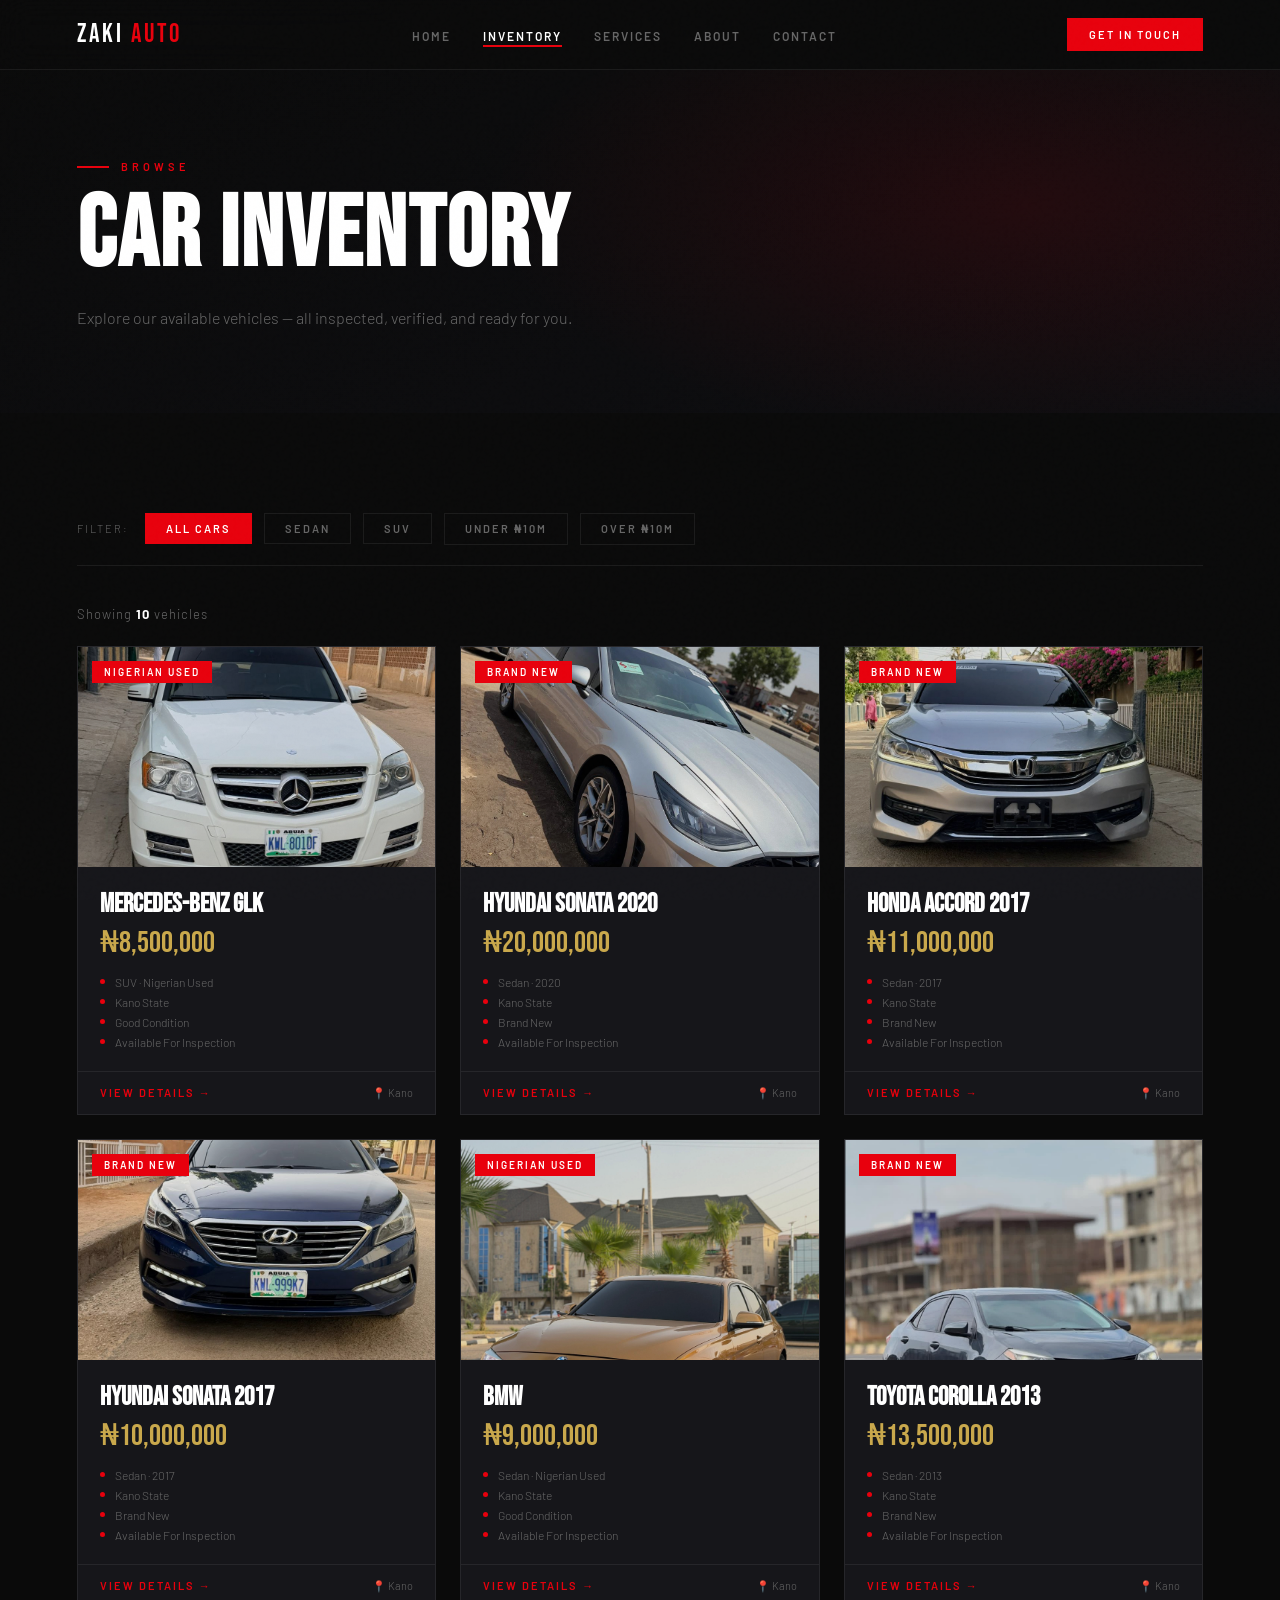
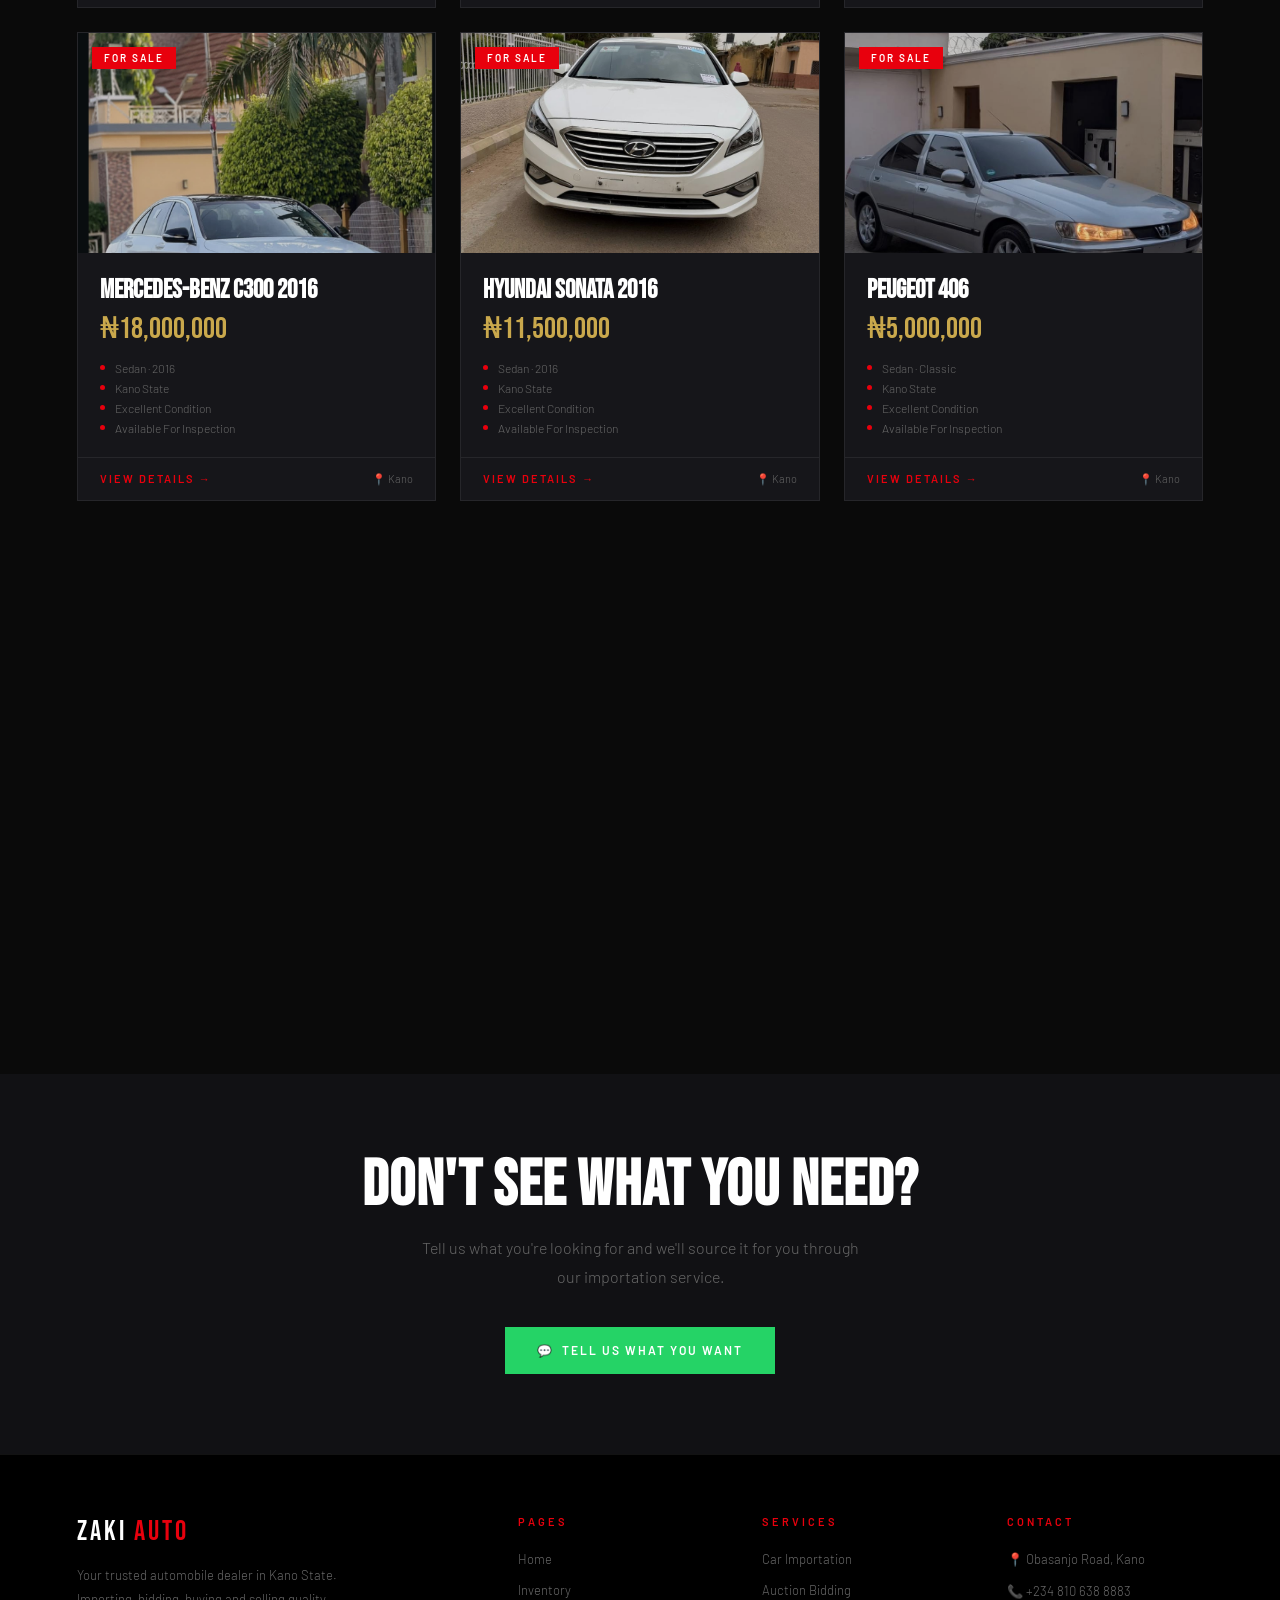
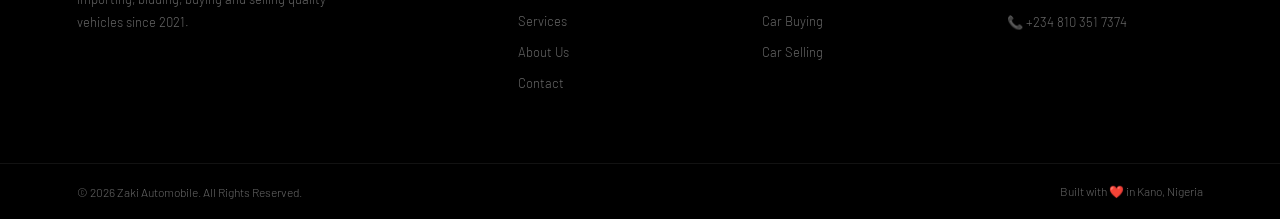
<file: cars.html>
<!DOCTYPE html>
<html lang="en">
<head>
<meta charset="UTF-8">
<meta name="viewport" content="width=device-width, initial-scale=1.0">
<title>Zaki Automobile — Inventory</title>
<link rel="stylesheet" href="style.css">
<style>
.filter-bar {
  display:flex; align-items:center; gap:12px; flex-wrap:wrap;
  margin-bottom:40px; padding:20px 0; border-bottom:1px solid var(--border);
}
.filter-btn {
  padding:8px 20px; border:1px solid var(--border); background:transparent;
  color:var(--muted); font-size:11px; font-weight:600; letter-spacing:2px;
  text-transform:uppercase; cursor:pointer; transition:all 0.2s; font-family:'Barlow',sans-serif;
}
.filter-btn:hover, .filter-btn.active { background:var(--red); color:white; border-color:var(--red); }
.filter-label { font-size:11px; letter-spacing:2px; text-transform:uppercase; color:var(--muted); margin-right:4px; }

.cars-grid {
  display:grid; grid-template-columns:repeat(auto-fill,minmax(300px,1fr)); gap:24px;
}
.car-card {
  background:var(--card); border:1px solid var(--border); overflow:hidden;
  transition:transform 0.3s, border-color 0.3s;
}
.car-card:hover { transform:translateY(-6px); border-color:rgba(232,0,13,0.3); }
.car-img-wrap { position:relative; overflow:hidden; height:220px; background:#0d0d10; }
.car-img-wrap img { width:100%; height:100%; object-fit:cover; transition:transform 0.5s; filter:brightness(0.9); }
.car-card:hover .car-img-wrap img { transform:scale(1.05); }
.no-img {
  width:100%; height:100%; display:flex; align-items:center; justify-content:center;
  font-size:56px; background:linear-gradient(135deg,#111,#1a1a1a);
}
.car-badge {
  position:absolute; top:14px; left:14px; background:var(--red);
  color:white; font-size:10px; font-weight:600; letter-spacing:2px;
  text-transform:uppercase; padding:5px 12px;
}
.car-body { padding:22px; }
.car-body h3 { font-family:'Bebas Neue',sans-serif; font-size:26px; color:white; margin-bottom:4px; }
.car-price { font-family:'Bebas Neue',sans-serif; font-size:30px; color:var(--gold); margin-bottom:14px; }
.car-details { display:flex; flex-direction:column; gap:6px; }
.car-detail { display:flex; align-items:center; gap:10px; font-size:12px; color:var(--muted); }
.car-detail .dot { width:5px; height:5px; border-radius:50%; background:var(--red); flex-shrink:0; }
.car-footer {
  padding:14px 22px; border-top:1px solid var(--border);
  display:flex; align-items:center; justify-content:space-between;
}
.car-footer a {
  font-size:11px; font-weight:600; letter-spacing:2px; text-transform:uppercase;
  color:var(--red); text-decoration:none; display:flex; align-items:center; gap:6px; transition:color 0.2s;
}
.car-footer a:hover { color:white; }
.car-footer span { font-size:11px; color:var(--muted); }

.no-results {
  grid-column:1/-1; text-align:center; padding:80px 20px;
  font-size:16px; color:var(--muted);
}

.results-count {
  font-size:13px; color:var(--muted); margin-bottom:24px;
  letter-spacing:1px;
}
.results-count strong { color:white; }
</style>
</head>
<body>

<nav>
  <a href="index.html" class="nav-logo">ZAKI <span>AUTO</span></a>
  <ul class="nav-links">
    <li><a href="index.html">Home</a></li>
    <li><a href="cars.html">Inventory</a></li>
    <li><a href="services.html">Services</a></li>
    <li><a href="about.html">About</a></li>
    <li><a href="contact.html">Contact</a></li>
  </ul>
  <a href="contact.html" class="nav-cta">Get In Touch</a>
</nav>

<div class="page-header">
  <div class="page-header-inner">
    <div class="page-eyebrow"><span>Browse</span></div>
    <h1>CAR INVENTORY</h1>
    <p>Explore our available vehicles — all inspected, verified, and ready for you.</p>
  </div>
</div>

<section class="section">
  <div class="filter-bar">
    <span class="filter-label">Filter:</span>
    <button class="filter-btn active" data-filter="all">All Cars</button>
    <button class="filter-btn" data-filter="sedan">Sedan</button>
    <button class="filter-btn" data-filter="suv">SUV</button>
    <button class="filter-btn" data-filter="under10m">Under ₦10M</button>
    <button class="filter-btn" data-filter="over10m">Over ₦10M</button>
  </div>

  <p class="results-count">Showing <strong id="count">10</strong> vehicles</p>

  <div class="cars-grid" id="cars-grid">

    <!-- 1. Mercedes GLK -->
    <div class="car-card reveal" data-type="suv" data-price="8500000">
      <div class="car-img-wrap">
        <img src="glk.jpg" alt="Mercedes-Benz GLK" onerror="this.style.display='none';this.nextElementSibling.style.display='flex'">
        <div class="no-img" style="display:none">🚙</div>
        <div class="car-badge">Nigerian Used</div>
      </div>
      <div class="car-body">
        <h3>Mercedes-Benz GLK</h3>
        <div class="car-price">₦8,500,000</div>
        <div class="car-details">
          <div class="car-detail"><span class="dot"></span>SUV · Nigerian Used</div>
          <div class="car-detail"><span class="dot"></span>Kano State</div>
          <div class="car-detail"><span class="dot"></span>Good Condition</div>
          <div class="car-detail"><span class="dot"></span>Available For Inspection</div>
        </div>
      </div>
      <div class="car-footer">
        <a href="car-detail.html?car=glk">View Details →</a>
        <span>📍 Kano</span>
      </div>
    </div>

    <!-- 2. Hyundai Sonata 2020 -->
    <div class="car-card reveal" data-type="sedan" data-price="20000000">
      <div class="car-img-wrap">
        <img src="sonata2020.jpg" alt="Hyundai Sonata 2020" onerror="this.style.display='none';this.nextElementSibling.style.display='flex'">
        <div class="no-img" style="display:none">🚗</div>
        <div class="car-badge">Brand New</div>
      </div>
      <div class="car-body">
        <h3>Hyundai Sonata 2020</h3>
        <div class="car-price">₦20,000,000</div>
        <div class="car-details">
          <div class="car-detail"><span class="dot"></span>Sedan · 2020</div>
          <div class="car-detail"><span class="dot"></span>Kano State</div>
          <div class="car-detail"><span class="dot"></span>Brand New</div>
          <div class="car-detail"><span class="dot"></span>Available For Inspection</div>
        </div>
      </div>
      <div class="car-footer">
        <a href="car-detail.html?car=sonata2020">View Details →</a>
        <span>📍 Kano</span>
      </div>
    </div>

    <!-- 3. Honda Accord 2017 -->
    <div class="car-card reveal" data-type="sedan" data-price="11000000">
      <div class="car-img-wrap">
        <img src="accord2017.jpg" alt="Honda Accord 2017" onerror="this.style.display='none';this.nextElementSibling.style.display='flex'">
        <div class="no-img" style="display:none">🚗</div>
        <div class="car-badge">Brand New</div>
      </div>
      <div class="car-body">
        <h3>Honda Accord 2017</h3>
        <div class="car-price">₦11,000,000</div>
        <div class="car-details">
          <div class="car-detail"><span class="dot"></span>Sedan · 2017</div>
          <div class="car-detail"><span class="dot"></span>Kano State</div>
          <div class="car-detail"><span class="dot"></span>Brand New</div>
          <div class="car-detail"><span class="dot"></span>Available For Inspection</div>
        </div>
      </div>
      <div class="car-footer">
        <a href="car-detail.html?car=accord2017">View Details →</a>
        <span>📍 Kano</span>
      </div>
    </div>

    <!-- 4. Hyundai Sonata 2017 -->
    <div class="car-card reveal" data-type="sedan" data-price="10000000">
      <div class="car-img-wrap">
        <img src="sonata2017.jpg" alt="Hyundai Sonata 2017" onerror="this.style.display='none';this.nextElementSibling.style.display='flex'">
        <div class="no-img" style="display:none">🚗</div>
        <div class="car-badge">Brand New</div>
      </div>
      <div class="car-body">
        <h3>Hyundai Sonata 2017</h3>
        <div class="car-price">₦10,000,000</div>
        <div class="car-details">
          <div class="car-detail"><span class="dot"></span>Sedan · 2017</div>
          <div class="car-detail"><span class="dot"></span>Kano State</div>
          <div class="car-detail"><span class="dot"></span>Brand New</div>
          <div class="car-detail"><span class="dot"></span>Available For Inspection</div>
        </div>
      </div>
      <div class="car-footer">
        <a href="car-detail.html?car=sonata2017">View Details →</a>
        <span>📍 Kano</span>
      </div>
    </div>

    <!-- 5. BMW -->
    <div class="car-card reveal" data-type="sedan" data-price="9000000">
      <div class="car-img-wrap">
        <img src="bmw.jpg" alt="BMW" onerror="this.style.display='none';this.nextElementSibling.style.display='flex'">
        <div class="no-img" style="display:none">🚗</div>
        <div class="car-badge">Nigerian Used</div>
      </div>
      <div class="car-body">
        <h3>BMW</h3>
        <div class="car-price">₦9,000,000</div>
        <div class="car-details">
          <div class="car-detail"><span class="dot"></span>Sedan · Nigerian Used</div>
          <div class="car-detail"><span class="dot"></span>Kano State</div>
          <div class="car-detail"><span class="dot"></span>Good Condition</div>
          <div class="car-detail"><span class="dot"></span>Available For Inspection</div>
        </div>
      </div>
      <div class="car-footer">
        <a href="car-detail.html?car=bmw">View Details →</a>
        <span>📍 Kano</span>
      </div>
    </div>

    <!-- 6. Toyota Corolla 2013 -->
    <div class="car-card reveal" data-type="sedan" data-price="13500000">
      <div class="car-img-wrap">
        <img src="corolla.jpg" alt="Toyota Corolla 2013" onerror="this.style.display='none';this.nextElementSibling.style.display='flex'">
        <div class="no-img" style="display:none">🚗</div>
        <div class="car-badge">Brand New</div>
      </div>
      <div class="car-body">
        <h3>Toyota Corolla 2013</h3>
        <div class="car-price">₦13,500,000</div>
        <div class="car-details">
          <div class="car-detail"><span class="dot"></span>Sedan · 2013</div>
          <div class="car-detail"><span class="dot"></span>Kano State</div>
          <div class="car-detail"><span class="dot"></span>Brand New</div>
          <div class="car-detail"><span class="dot"></span>Available For Inspection</div>
        </div>
      </div>
      <div class="car-footer">
        <a href="car-detail.html?car=corolla">View Details →</a>
        <span>📍 Kano</span>
      </div>
    </div>

    <!-- 7. Mercedes C300 2016 -->
    <div class="car-card reveal" data-type="sedan" data-price="18000000">
      <div class="car-img-wrap">
        <img src="c300.jpg" alt="Mercedes-Benz C300 2016" onerror="this.style.display='none';this.nextElementSibling.style.display='flex'">
        <div class="no-img" style="display:none">🚗</div>
        <div class="car-badge">For Sale</div>
      </div>
      <div class="car-body">
        <h3>Mercedes-Benz C300 2016</h3>
        <div class="car-price">₦18,000,000</div>
        <div class="car-details">
          <div class="car-detail"><span class="dot"></span>Sedan · 2016</div>
          <div class="car-detail"><span class="dot"></span>Kano State</div>
          <div class="car-detail"><span class="dot"></span>Excellent Condition</div>
          <div class="car-detail"><span class="dot"></span>Available For Inspection</div>
        </div>
      </div>
      <div class="car-footer">
        <a href="car-detail.html?car=c300">View Details →</a>
        <span>📍 Kano</span>
      </div>
    </div>

    <!-- 8. Hyundai Sonata 2016 -->
    <div class="car-card reveal" data-type="sedan" data-price="11500000">
      <div class="car-img-wrap">
        <img src="sonata.jpg" alt="Hyundai Sonata 2016" onerror="this.style.display='none';this.nextElementSibling.style.display='flex'">
        <div class="no-img" style="display:none">🚗</div>
        <div class="car-badge">For Sale</div>
      </div>
      <div class="car-body">
        <h3>Hyundai Sonata 2016</h3>
        <div class="car-price">₦11,500,000</div>
        <div class="car-details">
          <div class="car-detail"><span class="dot"></span>Sedan · 2016</div>
          <div class="car-detail"><span class="dot"></span>Kano State</div>
          <div class="car-detail"><span class="dot"></span>Excellent Condition</div>
          <div class="car-detail"><span class="dot"></span>Available For Inspection</div>
        </div>
      </div>
      <div class="car-footer">
        <a href="car-detail.html?car=sonata">View Details →</a>
        <span>📍 Kano</span>
      </div>
    </div>

    <!-- 9. Peugeot 406 -->
    <div class="car-card reveal" data-type="sedan" data-price="5000000">
      <div class="car-img-wrap">
        <img src="406.jpg" alt="Peugeot 406" onerror="this.style.display='none';this.nextElementSibling.style.display='flex'">
        <div class="no-img" style="display:none">🚗</div>
        <div class="car-badge">For Sale</div>
      </div>
      <div class="car-body">
        <h3>Peugeot 406</h3>
        <div class="car-price">₦5,000,000</div>
        <div class="car-details">
          <div class="car-detail"><span class="dot"></span>Sedan · Classic</div>
          <div class="car-detail"><span class="dot"></span>Kano State</div>
          <div class="car-detail"><span class="dot"></span>Excellent Condition</div>
          <div class="car-detail"><span class="dot"></span>Available For Inspection</div>
        </div>
      </div>
      <div class="car-footer">
        <a href="car-detail.html?car=406">View Details →</a>
        <span>📍 Kano</span>
      </div>
    </div>

    <!-- 10. Honda Accord 2018 -->
    <div class="car-card reveal" data-type="sedan" data-price="25000000">
      <div class="car-img-wrap">
        <img src="accord.jpg" alt="Honda Accord 2018" onerror="this.style.display='none';this.nextElementSibling.style.display='flex'">
        <div class="no-img" style="display:none">🚗</div>
        <div class="car-badge">For Sale</div>
      </div>
      <div class="car-body">
        <h3>Honda Accord 2018</h3>
        <div class="car-price">₦25,000,000</div>
        <div class="car-details">
          <div class="car-detail"><span class="dot"></span>Sedan · 2018</div>
          <div class="car-detail"><span class="dot"></span>Kano State</div>
          <div class="car-detail"><span class="dot"></span>Excellent Condition</div>
          <div class="car-detail"><span class="dot"></span>Available For Inspection</div>
        </div>
      </div>
      <div class="car-footer">
        <a href="car-detail.html?car=accord">View Details →</a>
        <span>📍 Kano</span>
      </div>
    </div>

  </div>
</section>

<!-- CTA -->
<section class="section section-alt" style="text-align:center">
  <h2 class="section-heading" style="margin-bottom:16px">DON'T SEE WHAT YOU NEED?</h2>
  <p style="color:var(--muted);font-size:16px;margin-bottom:36px;max-width:440px;margin-inline:auto;line-height:1.8">
    Tell us what you're looking for and we'll source it for you through our importation service.
  </p>
  <a href="https://wa.me/2348106388883?text=I'm%20looking%20for%20a%20specific%20car" class="btn-whatsapp">💬 &nbsp;Tell Us What You Want</a>
</section>

<footer>
  <div class="footer-top">
    <div>
      <div class="footer-brand">ZAKI <span>AUTO</span></div>
      <p class="footer-desc">Your trusted automobile dealer in Kano State. Importing, bidding, buying and selling quality vehicles since 2021.</p>
    </div>
    <div class="footer-col"><h4>Pages</h4><ul><li><a href="index.html">Home</a></li><li><a href="cars.html">Inventory</a></li><li><a href="services.html">Services</a></li><li><a href="about.html">About Us</a></li><li><a href="contact.html">Contact</a></li></ul></div>
    <div class="footer-col"><h4>Services</h4><ul><li><a href="services.html">Car Importation</a></li><li><a href="services.html">Auction Bidding</a></li><li><a href="services.html">Car Buying</a></li><li><a href="services.html">Car Selling</a></li></ul></div>
    <div class="footer-col"><h4>Contact</h4><p>📍 Obasanjo Road, Kano</p><p>📞 +234 810 638 8883</p><p>📞 +234 810 351 7374</p></div>
  </div>
  <div class="footer-bottom">
    <p>© 2026 Zaki Automobile. All Rights Reserved.</p>
    <p>Built with ❤️ in Kano, Nigeria</p>
  </div>
</footer>

<script src="main.js"></script>
<script>
const filterBtns = document.querySelectorAll('.filter-btn');
const cards = document.querySelectorAll('.car-card');
const countEl = document.getElementById('count');

filterBtns.forEach(btn => {
  btn.addEventListener('click', () => {
    filterBtns.forEach(b => b.classList.remove('active'));
    btn.classList.add('active');
    const f = btn.dataset.filter;
    let visible = 0;
    cards.forEach(card => {
      const type = card.dataset.type;
      const price = parseInt(card.dataset.price);
      let show = f === 'all'
        || (f === 'sedan' && type === 'sedan')
        || (f === 'suv' && type === 'suv')
        || (f === 'under10m' && price < 10000000)
        || (f === 'over10m' && price >= 10000000);
      card.style.display = show ? '' : 'none';
      if (show) visible++;
    });
    countEl.textContent = visible;
  });
});
</script>
</body>
</html>
</file>
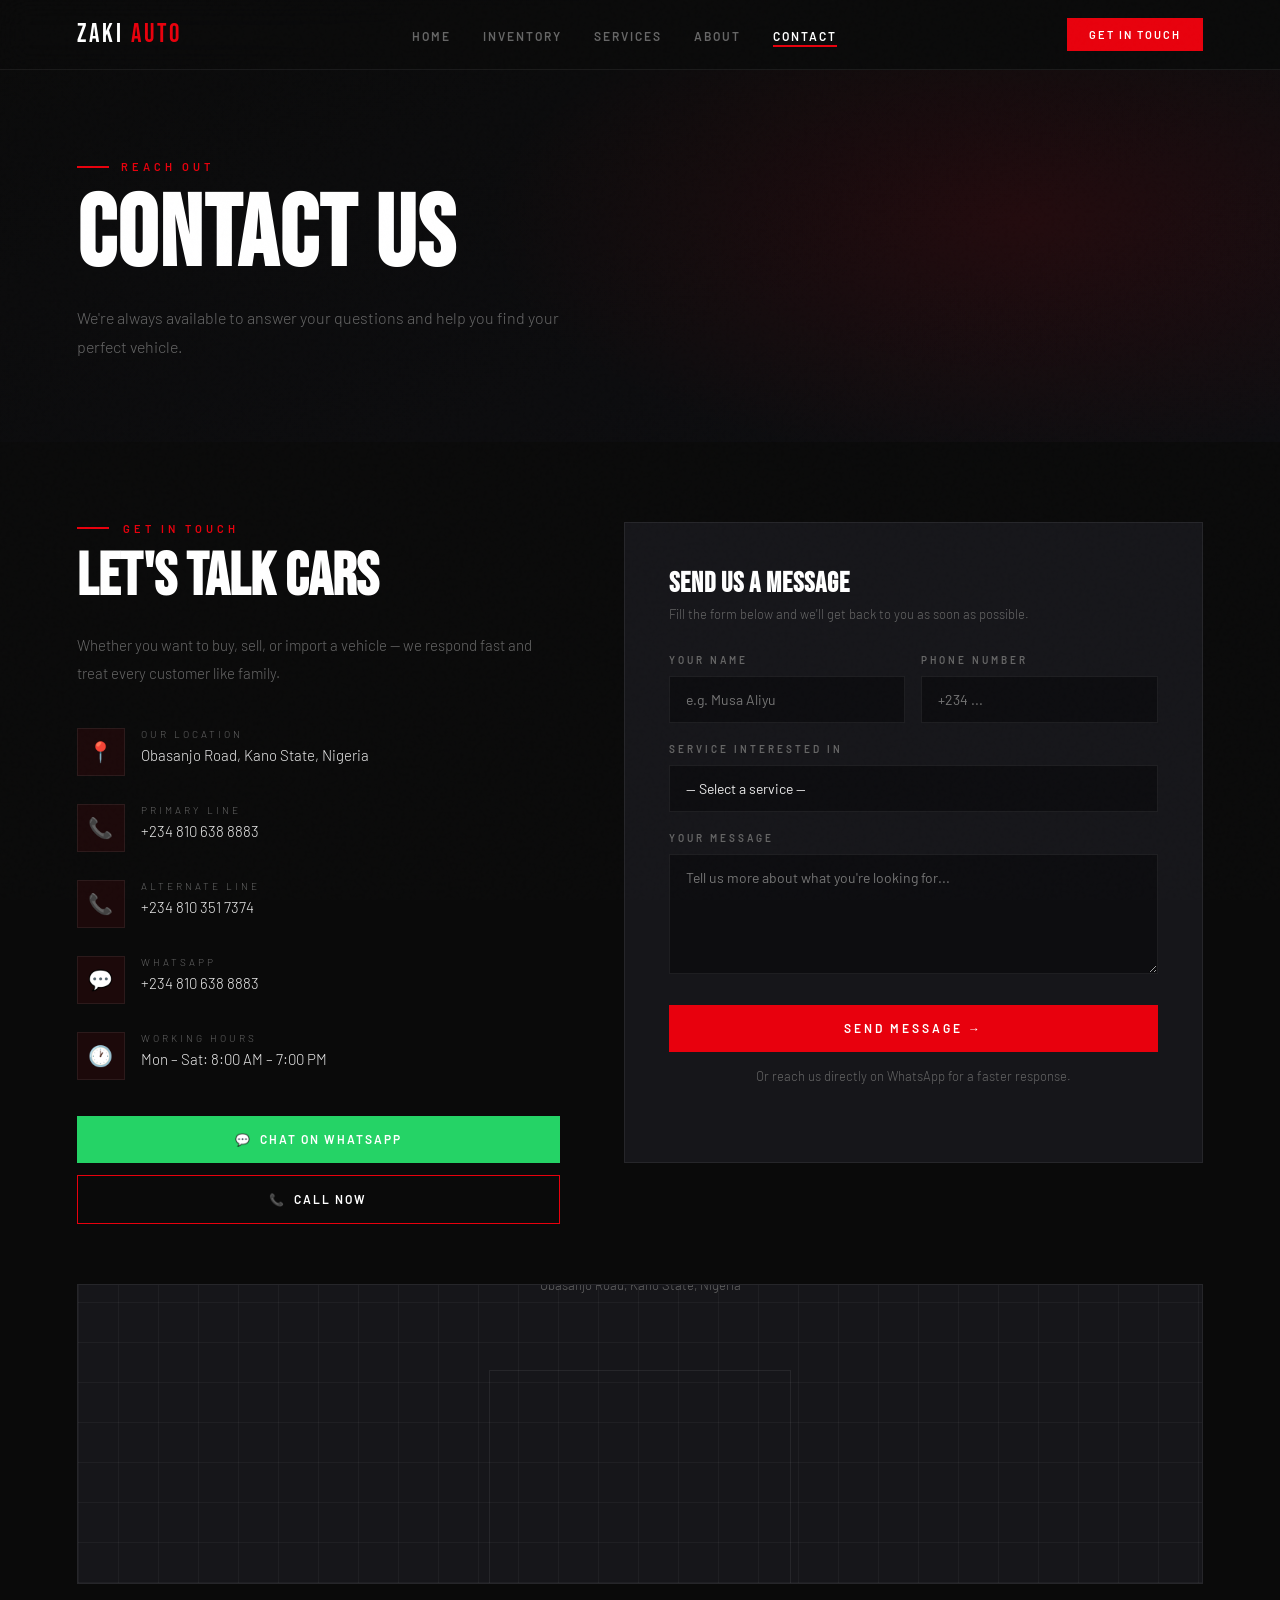
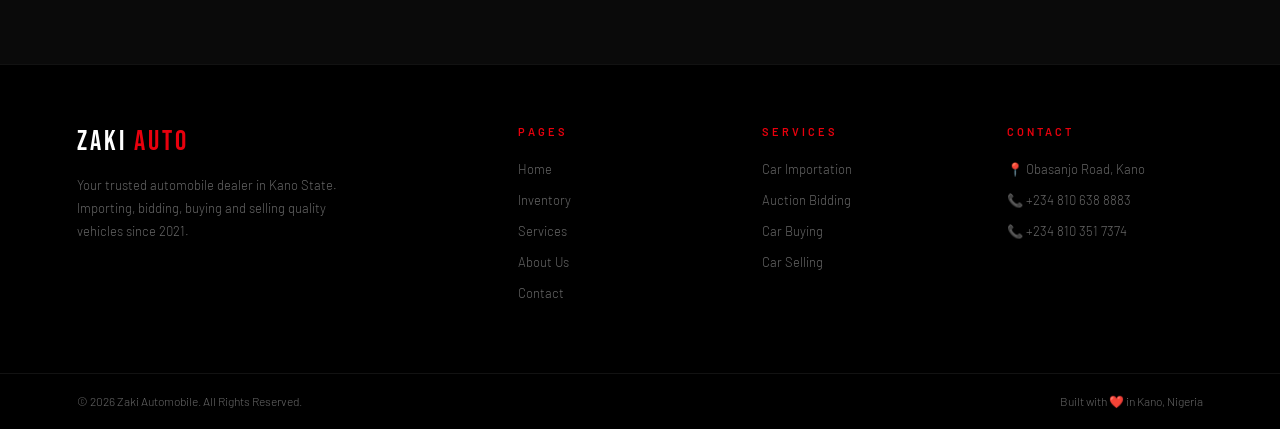
<file: contact.html>
<!DOCTYPE html>
<html lang="en">
<head>
<meta charset="UTF-8">
<meta name="viewport" content="width=device-width, initial-scale=1.0">
<title>Zaki Automobile — Contact</title>
<link rel="stylesheet" href="style.css">
<style>
.contact-layout {
  display:grid; grid-template-columns:1fr 1.2fr; gap:64px; align-items:start;
}

/* Info side */
.contact-info .section-label { margin-bottom:12px; }
.contact-info h2 {
  font-family:'Bebas Neue',sans-serif;
  font-size:clamp(36px,5vw,60px); line-height:1; color:white; margin-bottom:24px;
}
.contact-info > p { font-size:15px; color:var(--muted); line-height:1.9; margin-bottom:40px; }

.info-block {
  display:flex; align-items:flex-start; gap:16px; margin-bottom:28px;
}
.info-icon {
  width:48px; height:48px; background:rgba(232,0,13,0.08);
  border:1px solid var(--border);
  display:flex; align-items:center; justify-content:center; font-size:20px; flex-shrink:0;
}
.info-text label {
  display:block; font-size:10px; letter-spacing:3px;
  text-transform:uppercase; color:var(--muted); margin-bottom:5px;
}
.info-text span { font-size:15px; color:var(--text); }
.info-text a { color:var(--text); text-decoration:none; }
.info-text a:hover { color:var(--red); }

.contact-actions { display:flex; flex-direction:column; gap:12px; margin-top:36px; }

/* Form side */
.contact-form-wrap {
  background:var(--card); border:1px solid var(--border); padding:44px;
}
.contact-form-wrap h3 {
  font-family:'Bebas Neue',sans-serif; font-size:28px; letter-spacing:1px;
  color:white; margin-bottom:6px;
}
.contact-form-wrap > p { font-size:13px; color:var(--muted); margin-bottom:32px; }

.form-row { display:grid; grid-template-columns:1fr 1fr; gap:16px; }
.form-group { margin-bottom:20px; }
.form-group label {
  display:block; font-size:10px; letter-spacing:3px; text-transform:uppercase;
  color:var(--muted); margin-bottom:10px; font-weight:600;
}
.form-group input,
.form-group select,
.form-group textarea {
  width:100%; background:#0d0d10; border:1px solid var(--border);
  color:var(--text); font-family:'Barlow',sans-serif; font-size:14px;
  padding:14px 16px; outline:none; transition:border-color 0.2s;
  -webkit-appearance:none;
}
.form-group input:focus,
.form-group select:focus,
.form-group textarea:focus { border-color:var(--red); }
.form-group textarea { resize:vertical; min-height:120px; }
.form-group select { cursor:pointer; }
.form-group select option { background:#111; }

.form-submit {
  width:100%; padding:16px; background:var(--red); color:white; border:none;
  font-family:'Barlow',sans-serif; font-size:12px; font-weight:600;
  letter-spacing:3px; text-transform:uppercase; cursor:pointer;
  transition:background 0.2s; margin-top:8px;
}
.form-submit:hover { background:#c0000b; }

.form-note { font-size:12px; color:var(--muted); margin-top:14px; text-align:center; line-height:1.6; }

/* Map placeholder */
.map-placeholder {
  background:var(--card); border:1px solid var(--border);
  height:300px; display:flex; flex-direction:column;
  align-items:center; justify-content:center; gap:14px;
  position:relative; overflow:hidden; margin-top:60px;
}
.map-placeholder::before {
  content:''; position:absolute; inset:0;
  background:
    repeating-linear-gradient(0deg,var(--border) 0,var(--border) 1px,transparent 1px,transparent 40px),
    repeating-linear-gradient(90deg,var(--border) 0,var(--border) 1px,transparent 1px,transparent 40px);
  opacity:0.6;
}
.map-pin { font-size:40px; position:relative; z-index:2; animation:bounce 2s infinite; }
.map-placeholder p { font-size:13px; color:var(--muted); position:relative; z-index:2; text-align:center; line-height:1.7; }
.map-placeholder strong { color:white; display:block; font-size:15px; margin-bottom:4px; }

/* Toast */
.toast {
  position:fixed; bottom:32px; right:32px; z-index:200;
  background:var(--red); color:white; padding:16px 28px;
  font-size:13px; font-weight:600; letter-spacing:1px;
  transform:translateY(100px); opacity:0; transition:all 0.4s;
  pointer-events:none;
}
.toast.show { transform:translateY(0); opacity:1; }

@keyframes bounce { 0%,100%{transform:translateY(0)} 50%{transform:translateY(-10px)} }

@media(max-width:900px) {
  .contact-layout { grid-template-columns:1fr; gap:48px; }
  .contact-form-wrap { padding:28px; }
  .form-row { grid-template-columns:1fr; }
}
</style>
</head>
<body>

<nav>
  <a href="index.html" class="nav-logo">ZAKI <span>AUTO</span></a>
  <ul class="nav-links">
    <li><a href="index.html">Home</a></li>
    <li><a href="cars.html">Inventory</a></li>
    <li><a href="services.html">Services</a></li>
    <li><a href="about.html">About</a></li>
    <li><a href="contact.html">Contact</a></li>
  </ul>
  <a href="contact.html" class="nav-cta">Get In Touch</a>
</nav>

<div class="page-header">
  <div class="page-header-inner">
    <div class="page-eyebrow"><span>Reach Out</span></div>
    <h1>CONTACT US</h1>
    <p>We're always available to answer your questions and help you find your perfect vehicle.</p>
  </div>
</div>

<section class="section">
  <div class="contact-layout">

    <!-- LEFT INFO -->
    <div class="contact-info reveal">
      <div class="section-label"><span>Get In Touch</span></div>
      <h2>LET'S TALK CARS</h2>
      <p>Whether you want to buy, sell, or import a vehicle — we respond fast and treat every customer like family.</p>

      <div class="info-block">
        <div class="info-icon">📍</div>
        <div class="info-text">
          <label>Our Location</label>
          <span>Obasanjo Road, Kano State, Nigeria</span>
        </div>
      </div>

      <div class="info-block">
        <div class="info-icon">📞</div>
        <div class="info-text">
          <label>Primary Line</label>
          <span><a href="tel:+2348106388883">+234 810 638 8883</a></span>
        </div>
      </div>

      <div class="info-block">
        <div class="info-icon">📞</div>
        <div class="info-text">
          <label>Alternate Line</label>
          <span><a href="tel:+2348103517374">+234 810 351 7374</a></span>
        </div>
      </div>

      <div class="info-block">
        <div class="info-icon">💬</div>
        <div class="info-text">
          <label>WhatsApp</label>
          <span><a href="https://wa.me/2348106388883">+234 810 638 8883</a></span>
        </div>
      </div>

      <div class="info-block">
        <div class="info-icon">🕐</div>
        <div class="info-text">
          <label>Working Hours</label>
          <span>Mon – Sat: 8:00 AM – 7:00 PM</span>
        </div>
      </div>

      <div class="contact-actions">
        <a href="https://wa.me/2348106388883" class="btn-whatsapp">💬 &nbsp;Chat on WhatsApp</a>
        <a href="tel:+2348106388883" class="btn-call">📞 &nbsp;Call Now</a>
      </div>
    </div>

    <!-- RIGHT FORM -->
    <div class="contact-form-wrap reveal">
      <h3>SEND US A MESSAGE</h3>
      <p>Fill the form below and we'll get back to you as soon as possible.</p>

      <div class="form-row">
        <div class="form-group">
          <label>Your Name</label>
          <input type="text" id="f-name" placeholder="e.g. Musa Aliyu">
        </div>
        <div class="form-group">
          <label>Phone Number</label>
          <input type="tel" id="f-phone" placeholder="+234 ...">
        </div>
      </div>

      <div class="form-group">
        <label>Service Interested In</label>
        <select id="f-service">
          <option value="">— Select a service —</option>
          <option>Buying a Car</option>
          <option>Selling a Car</option>
          <option>Car Importation</option>
          <option>Auction Bidding</option>
          <option>General Enquiry</option>
        </select>
      </div>

      <div class="form-group">
        <label>Your Message</label>
        <textarea id="f-message" placeholder="Tell us more about what you're looking for..."></textarea>
      </div>

      <button class="form-submit" onclick="handleSubmit()">Send Message →</button>
      <p class="form-note">Or reach us directly on WhatsApp for a faster response.</p>
    </div>

  </div>

  <!-- MAP -->
  <div class="map-placeholder reveal">
    <div class="map-pin">📍</div>
    <p>
      <strong>Zaki Automobile</strong>
      Obasanjo Road, Kano State, Nigeria
<div class="reveal" style="margin-top:60px;border:1px solid rgba(255,255,255,0.07)">
  <iframe src="https://maps.app.goo.gl/fV7QfwATqW1v9qtt6" 
    width="100%" height="300" style="border:0;display:block;" 
    allowfullscreen="" loading="lazy">
  </iframe>
</div>
    </p>
  </div>
</section>

<!-- TOAST -->
<div class="toast" id="toast">✅ Message sent via WhatsApp!</div>

<footer>
  <div class="footer-top">
    <div><div class="footer-brand">ZAKI <span>AUTO</span></div><p class="footer-desc">Your trusted automobile dealer in Kano State. Importing, bidding, buying and selling quality vehicles since 2021.</p></div>
    <div class="footer-col"><h4>Pages</h4><ul><li><a href="index.html">Home</a></li><li><a href="cars.html">Inventory</a></li><li><a href="services.html">Services</a></li><li><a href="about.html">About Us</a></li><li><a href="contact.html">Contact</a></li></ul></div>
    <div class="footer-col"><h4>Services</h4><ul><li><a href="services.html">Car Importation</a></li><li><a href="services.html">Auction Bidding</a></li><li><a href="services.html">Car Buying</a></li><li><a href="services.html">Car Selling</a></li></ul></div>
    <div class="footer-col"><h4>Contact</h4><p>📍 Obasanjo Road, Kano</p><p>📞 +234 810 638 8883</p><p>📞 +234 810 351 7374</p></div>
  </div>
  <div class="footer-bottom"><p>© 2026 Zaki Automobile. All Rights Reserved.</p><p>Built with ❤️ in Kano, Nigeria</p></div>
</footer>

<script src="main.js"></script>
<script>
function handleSubmit() {
  const name = document.getElementById('f-name').value.trim();
  const phone = document.getElementById('f-phone').value.trim();
  const service = document.getElementById('f-service').value;
  const message = document.getElementById('f-message').value.trim();

  if (!name || !phone) {
    alert('Please enter your name and phone number.');
    return;
  }

  const text = `Hello Zaki Automobile!%0A%0AName: ${encodeURIComponent(name)}%0APhone: ${encodeURIComponent(phone)}%0AService: ${encodeURIComponent(service || 'General Enquiry')}%0AMessage: ${encodeURIComponent(message || 'I would like more information.')}`;
  window.open(`https://wa.me/2348106388883?text=${text}`, '_blank');

  const toast = document.getElementById('toast');
  toast.classList.add('show');
  setTimeout(() => toast.classList.remove('show'), 3500);
}
</script>
</body>
</html>
</file>
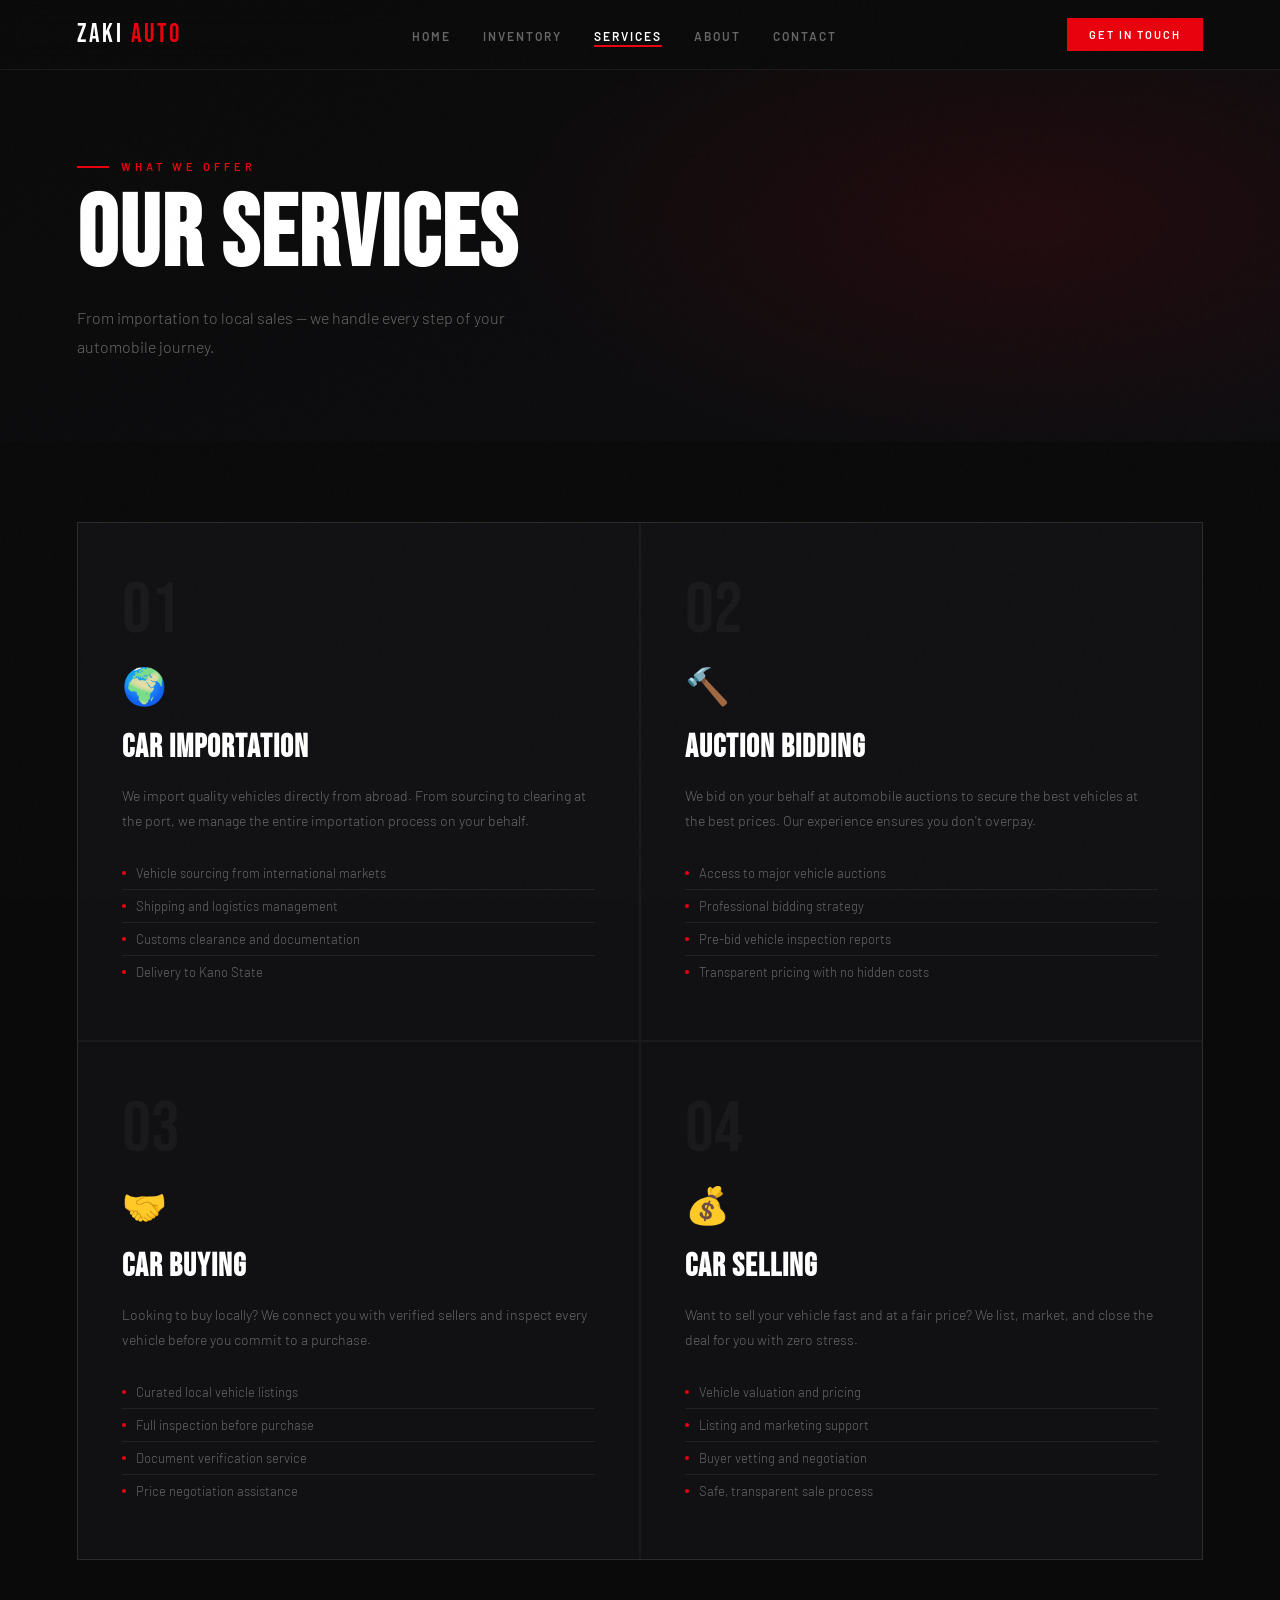
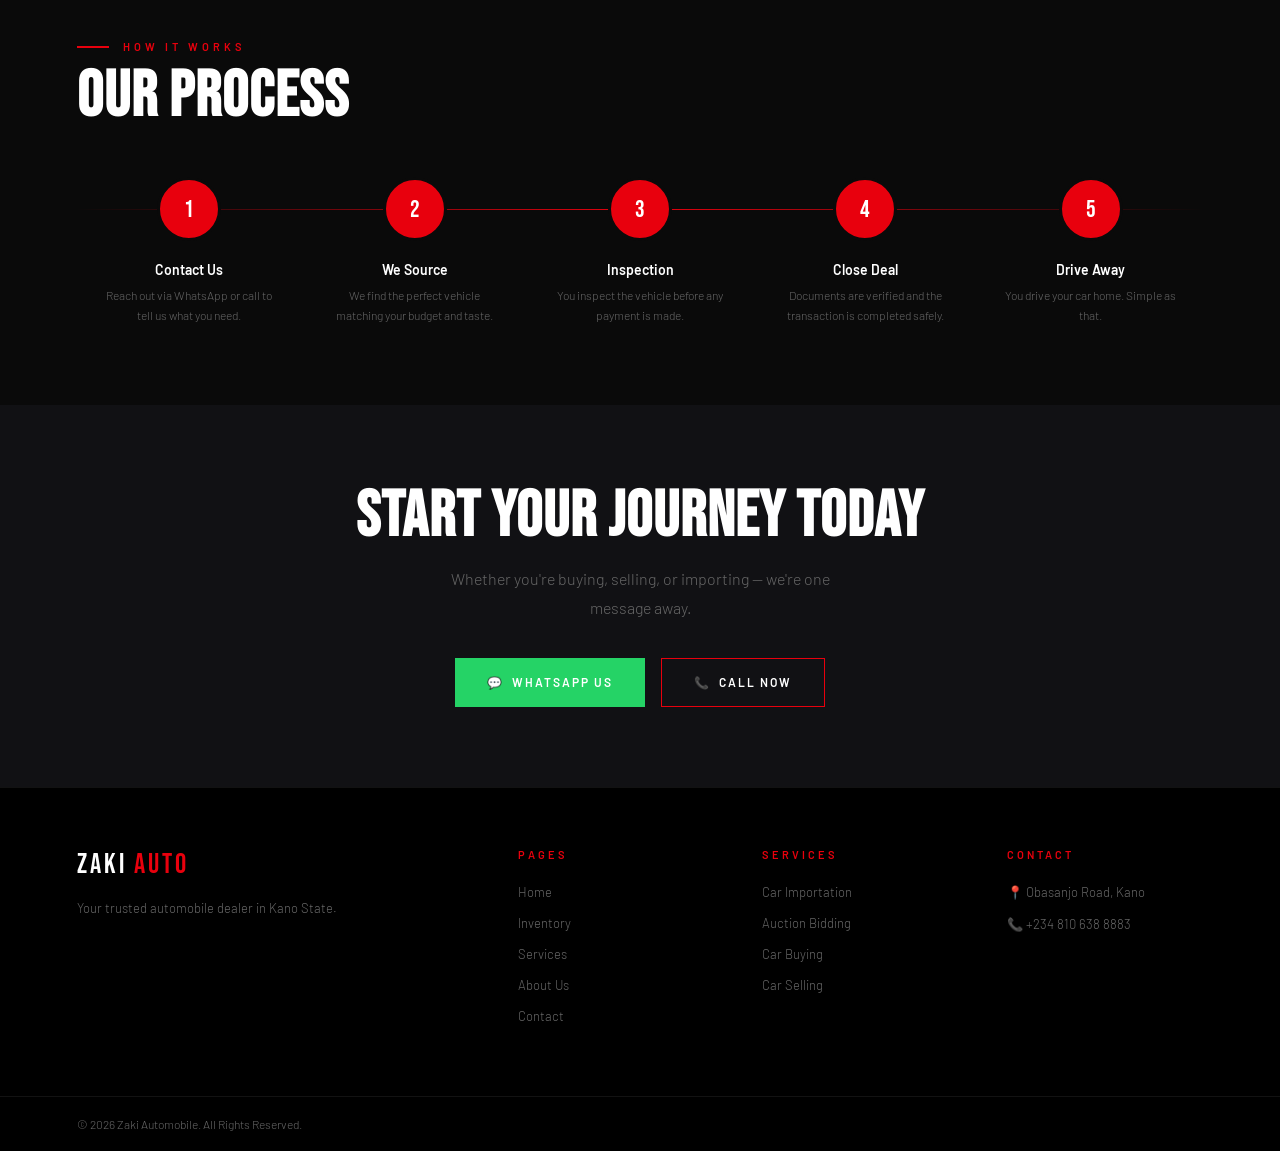
<file: services.html>
<!DOCTYPE html>
<html lang="en">
<head>
<meta charset="UTF-8">
<meta name="viewport" content="width=device-width, initial-scale=1.0">
<title>Zaki Automobile — Services</title>
<link rel="stylesheet" href="style.css">
<style>
.services-main {
  display:grid; grid-template-columns:1fr 1fr; gap:2px;
  background:var(--border); border:1px solid var(--border);
  margin-bottom:80px;
}
.service-block {
  background:var(--surface); padding:52px 44px;
  position:relative; overflow:hidden; transition:background 0.3s;
}
.service-block:hover { background:#1a1a1e; }
.service-block::before {
  content:''; position:absolute; top:0; left:0;
  width:100%; height:3px; background:var(--red);
  transform:scaleX(0); transform-origin:left; transition:transform 0.4s;
}
.service-block:hover::before { transform:scaleX(1); }
.service-num {
  font-family:'Bebas Neue',sans-serif; font-size:72px; color:rgba(255,255,255,0.04);
  line-height:1; margin-bottom:16px;
}
.service-icon { font-size:36px; margin-bottom:20px; display:block; }
.service-block h3 {
  font-family:'Bebas Neue',sans-serif; font-size:32px; letter-spacing:1px;
  color:white; margin-bottom:16px;
}
.service-block p { font-size:14px; color:var(--muted); line-height:1.8; margin-bottom:24px; }
.service-block ul { list-style:none; }
.service-block ul li {
  font-size:13px; color:var(--muted); padding:8px 0;
  border-bottom:1px solid var(--border); display:flex; align-items:center; gap:10px;
}
.service-block ul li::before { content:''; display:block; width:4px; height:4px; border-radius:50%; background:var(--red); flex-shrink:0; }
.service-block ul li:last-child { border:none; }

/* Process */
.process-row {
  display:grid; grid-template-columns:repeat(auto-fit,minmax(180px,1fr));
  gap:0; position:relative;
}
.process-row::before {
  content:''; position:absolute; top:32px; left:0; right:0; height:1px;
  background:linear-gradient(to right,transparent,var(--red),transparent);
}
.process-step { padding:0 24px; text-align:center; position:relative; }
.step-circle {
  width:64px; height:64px; border-radius:50%; background:var(--red);
  display:flex; align-items:center; justify-content:center; margin:0 auto 20px;
  font-family:'Bebas Neue',sans-serif; font-size:24px; color:white;
  border:3px solid var(--black); position:relative; z-index:2;
}
.process-step h4 { font-size:14px; font-weight:600; color:white; margin-bottom:8px; }
.process-step p { font-size:12px; color:var(--muted); line-height:1.6; }

@media(max-width:768px) {
  .services-main { grid-template-columns:1fr; }
  .service-block { padding:36px 28px; }
  .process-row::before { display:none; }
}
</style>
</head>
<body>

<nav>
  <a href="index.html" class="nav-logo">ZAKI <span>AUTO</span></a>
  <ul class="nav-links">
    <li><a href="index.html">Home</a></li>
    <li><a href="cars.html">Inventory</a></li>
    <li><a href="services.html">Services</a></li>
    <li><a href="about.html">About</a></li>
    <li><a href="contact.html">Contact</a></li>
  </ul>
  <a href="contact.html" class="nav-cta">Get In Touch</a>
</nav>

<div class="page-header">
  <div class="page-header-inner">
    <div class="page-eyebrow"><span>What We Offer</span></div>
    <h1>OUR SERVICES</h1>
    <p>From importation to local sales — we handle every step of your automobile journey.</p>
  </div>
</div>

<section class="section">
  <div class="services-main reveal">

    <div class="service-block">
      <div class="service-num">01</div>
      <span class="service-icon">🌍</span>
      <h3>Car Importation</h3>
      <p>We import quality vehicles directly from abroad. From sourcing to clearing at the port, we manage the entire importation process on your behalf.</p>
      <ul>
        <li>Vehicle sourcing from international markets</li>
        <li>Shipping and logistics management</li>
        <li>Customs clearance and documentation</li>
        <li>Delivery to Kano State</li>
      </ul>
    </div>

    <div class="service-block">
      <div class="service-num">02</div>
      <span class="service-icon">🔨</span>
      <h3>Auction Bidding</h3>
      <p>We bid on your behalf at automobile auctions to secure the best vehicles at the best prices. Our experience ensures you don't overpay.</p>
      <ul>
        <li>Access to major vehicle auctions</li>
        <li>Professional bidding strategy</li>
        <li>Pre-bid vehicle inspection reports</li>
        <li>Transparent pricing with no hidden costs</li>
      </ul>
    </div>

    <div class="service-block">
      <div class="service-num">03</div>
      <span class="service-icon">🤝</span>
      <h3>Car Buying</h3>
      <p>Looking to buy locally? We connect you with verified sellers and inspect every vehicle before you commit to a purchase.</p>
      <ul>
        <li>Curated local vehicle listings</li>
        <li>Full inspection before purchase</li>
        <li>Document verification service</li>
        <li>Price negotiation assistance</li>
      </ul>
    </div>

    <div class="service-block">
      <div class="service-num">04</div>
      <span class="service-icon">💰</span>
      <h3>Car Selling</h3>
      <p>Want to sell your vehicle fast and at a fair price? We list, market, and close the deal for you with zero stress.</p>
      <ul>
        <li>Vehicle valuation and pricing</li>
        <li>Listing and marketing support</li>
        <li>Buyer vetting and negotiation</li>
        <li>Safe, transparent sale process</li>
      </ul>
    </div>

  </div>

  <!-- PROCESS -->
  <div class="section-label"><span>How It Works</span></div>
  <h2 class="section-heading">OUR PROCESS</h2>
  <div class="process-row reveal">
    <div class="process-step">
      <div class="step-circle">1</div>
      <h4>Contact Us</h4>
      <p>Reach out via WhatsApp or call to tell us what you need.</p>
    </div>
    <div class="process-step">
      <div class="step-circle">2</div>
      <h4>We Source</h4>
      <p>We find the perfect vehicle matching your budget and taste.</p>
    </div>
    <div class="process-step">
      <div class="step-circle">3</div>
      <h4>Inspection</h4>
      <p>You inspect the vehicle before any payment is made.</p>
    </div>
    <div class="process-step">
      <div class="step-circle">4</div>
      <h4>Close Deal</h4>
      <p>Documents are verified and the transaction is completed safely.</p>
    </div>
    <div class="process-step">
      <div class="step-circle">5</div>
      <h4>Drive Away</h4>
      <p>You drive your car home. Simple as that.</p>
    </div>
  </div>
</section>

<!-- CTA -->
<section class="section section-alt" style="text-align:center">
  <h2 class="section-heading" style="margin-bottom:16px">START YOUR JOURNEY TODAY</h2>
  <p style="color:var(--muted);font-size:16px;margin-bottom:36px;max-width:420px;margin-inline:auto;line-height:1.8">
    Whether you're buying, selling, or importing — we're one message away.
  </p>
  <div style="display:flex;gap:16px;justify-content:center;flex-wrap:wrap">
    <a href="https://wa.me/2348106388883" class="btn-whatsapp">💬 &nbsp;WhatsApp Us</a>
    <a href="tel:+2348106388883" class="btn-call">📞 &nbsp;Call Now</a>
  </div>
</section>

<footer>
  <div class="footer-top">
    <div><div class="footer-brand">ZAKI <span>AUTO</span></div><p class="footer-desc">Your trusted automobile dealer in Kano State.</p></div>
    <div class="footer-col"><h4>Pages</h4><ul><li><a href="index.html">Home</a></li><li><a href="cars.html">Inventory</a></li><li><a href="services.html">Services</a></li><li><a href="about.html">About Us</a></li><li><a href="contact.html">Contact</a></li></ul></div>
    <div class="footer-col"><h4>Services</h4><ul><li><a href="services.html">Car Importation</a></li><li><a href="services.html">Auction Bidding</a></li><li><a href="services.html">Car Buying</a></li><li><a href="services.html">Car Selling</a></li></ul></div>
    <div class="footer-col"><h4>Contact</h4><p>📍 Obasanjo Road, Kano</p><p>📞 +234 810 638 8883</p></div>
  </div>
  <div class="footer-bottom"><p>© 2026 Zaki Automobile. All Rights Reserved.</p></div>
</footer>

<script src="main.js"></script>
</body>
</html>
</file>
<file: style.css>
@import url('https://fonts.googleapis.com/css2?family=Bebas+Neue&family=Barlow:ital,wght@0,300;0,400;0,600;1,300&display=swap');

:root {
  --red: #E8000D;
  --gold: #C9A84C;
  --black: #0a0a0a;
  --surface: #111114;
  --card: #16161a;
  --border: rgba(255,255,255,0.07);
  --text: #e8e8e8;
  --muted: #666;
}

*, *::before, *::after { margin:0; padding:0; box-sizing:border-box; }
html { scroll-behavior:smooth; }
body {
  background: var(--black);
  color: var(--text);
  font-family: 'Barlow', sans-serif;
  font-weight: 300;
  overflow-x: hidden;
}

body::before {
  content:'';
  position:fixed; inset:0;
  background-image:url("data:image/svg+xml,%3Csvg viewBox='0 0 256 256' xmlns='http://www.w3.org/2000/svg'%3E%3Cfilter id='noise'%3E%3CfeTurbulence type='fractalNoise' baseFrequency='0.9' numOctaves='4' stitchTiles='stitch'/%3E%3C/filter%3E%3Crect width='100%25' height='100%25' filter='url(%23noise)' opacity='0.04'/%3E%3C/svg%3E");
  pointer-events:none; z-index:999; opacity:0.4;
}

::-webkit-scrollbar { width:4px; }
::-webkit-scrollbar-track { background:var(--black); }
::-webkit-scrollbar-thumb { background:var(--red); }

/* ── NAV ── */
nav {
  position:fixed; top:0; left:0; right:0; z-index:100;
  display:flex; align-items:center; justify-content:space-between;
  padding:18px 6vw;
  background:rgba(10,10,10,0.9);
  backdrop-filter:blur(16px);
  border-bottom:1px solid var(--border);
}
.nav-logo {
  font-family:'Bebas Neue',sans-serif;
  font-size:26px; letter-spacing:3px;
  color:white; text-decoration:none;
}
.nav-logo span { color:var(--red); }
.nav-links { display:flex; gap:32px; list-style:none; }
.nav-links a {
  color:var(--muted); text-decoration:none;
  font-size:12px; letter-spacing:2px; text-transform:uppercase;
  font-weight:600; transition:color 0.2s;
}
.nav-links a:hover, .nav-links a.active { color:white; }
.nav-links a.active { border-bottom:2px solid var(--red); padding-bottom:2px; }

.nav-cta {
  padding:10px 22px;
  background:var(--red);
  color:white; text-decoration:none;
  font-size:11px; font-weight:600; letter-spacing:2px; text-transform:uppercase;
  transition:background 0.2s;
}
.nav-cta:hover { background:#c0000b; }

/* ── PAGE HEADER ── */
.page-header {
  padding: 160px 6vw 80px;
  position:relative; overflow:hidden;
  background: linear-gradient(160deg, #0a0a0a 0%, #0d0d10 100%);
}
.page-header::before {
  content:'';
  position:absolute; inset:0;
  background: radial-gradient(ellipse 60% 80% at 80% 50%, rgba(232,0,13,0.1) 0%, transparent 70%);
}
.page-header-inner { position:relative; z-index:2; }
.page-eyebrow {
  display:flex; align-items:center; gap:12px; margin-bottom:16px;
}
.page-eyebrow::before {
  content:''; display:block; width:32px; height:2px; background:var(--red);
}
.page-eyebrow span {
  font-size:11px; letter-spacing:4px; text-transform:uppercase;
  color:var(--red); font-weight:600;
}
.page-header h1 {
  font-family:'Bebas Neue',sans-serif;
  font-size:clamp(56px,8vw,100px);
  line-height:0.95; letter-spacing:2px; color:white;
}
.page-header p {
  margin-top:20px; font-size:16px; color:var(--muted);
  max-width:500px; line-height:1.8;
}

/* ── SECTION ── */
.section { padding:80px 6vw; }
.section-alt { background:var(--surface); }

.section-label {
  display:flex; align-items:center; gap:14px; margin-bottom:12px;
}
.section-label::before {
  content:''; display:block; width:32px; height:2px; background:var(--red);
}
.section-label span {
  font-size:11px; letter-spacing:4px; text-transform:uppercase;
  color:var(--red); font-weight:600;
}
.section-heading {
  font-family:'Bebas Neue',sans-serif;
  font-size:clamp(36px,5vw,64px);
  line-height:1; letter-spacing:1px; color:white; margin-bottom:48px;
}

/* ── BUTTONS ── */
.btn-primary {
  display:inline-flex; align-items:center; gap:10px;
  padding:14px 32px; background:var(--red); color:white;
  text-decoration:none; font-size:12px; font-weight:600;
  letter-spacing:2px; text-transform:uppercase;
  transition:background 0.2s, transform 0.2s;
  clip-path:polygon(0 0,calc(100% - 10px) 0,100% 10px,100% 100%,10px 100%,0 calc(100% - 10px));
}
.btn-primary:hover { background:#c0000b; transform:translateY(-2px); }
.btn-outline {
  display:inline-flex; align-items:center; gap:10px;
  padding:14px 32px; border:1px solid rgba(255,255,255,0.15);
  color:white; text-decoration:none; font-size:12px; font-weight:600;
  letter-spacing:2px; text-transform:uppercase;
  transition:border-color 0.2s, transform 0.2s;
}
.btn-outline:hover { border-color:white; transform:translateY(-2px); }
.btn-whatsapp {
  display:inline-flex; align-items:center; justify-content:center; gap:12px;
  padding:16px 32px; background:#25D366; color:white; text-decoration:none;
  font-size:12px; font-weight:600; letter-spacing:2px; text-transform:uppercase;
  transition:background 0.2s, transform 0.2s;
}
.btn-whatsapp:hover { background:#1da851; transform:translateX(4px); }
.btn-call {
  display:inline-flex; align-items:center; justify-content:center; gap:12px;
  padding:16px 32px; background:transparent; border:1px solid var(--red);
  color:white; text-decoration:none; font-size:12px; font-weight:600;
  letter-spacing:2px; text-transform:uppercase;
  transition:background 0.2s, transform 0.2s;
}
.btn-call:hover { background:var(--red); transform:translateX(4px); }

/* ── FOOTER ── */
footer {
  background:#000;
  border-top:1px solid var(--border);
}
.footer-top {
  display:grid;
  grid-template-columns:2fr 1fr 1fr 1fr;
  gap:48px;
  padding:60px 6vw;
}
.footer-brand {
  font-family:'Bebas Neue',sans-serif;
  font-size:28px; letter-spacing:3px; color:white; margin-bottom:16px;
}
.footer-brand span { color:var(--red); }
.footer-desc { font-size:13px; color:var(--muted); line-height:1.8; max-width:260px; }
.footer-col h4 {
  font-size:11px; letter-spacing:3px; text-transform:uppercase;
  color:var(--red); margin-bottom:20px; font-weight:600;
}
.footer-col ul { list-style:none; }
.footer-col ul li { margin-bottom:12px; }
.footer-col ul li a {
  font-size:13px; color:var(--muted); text-decoration:none; transition:color 0.2s;
}
.footer-col ul li a:hover { color:white; }
.footer-col p { font-size:13px; color:var(--muted); line-height:1.8; margin-bottom:8px; }
.footer-bottom {
  border-top:1px solid var(--border);
  padding:20px 6vw;
  display:flex; align-items:center; justify-content:space-between;
  flex-wrap:wrap; gap:12px;
}
.footer-bottom p { font-size:12px; color:var(--muted); }

/* ── REVEAL ── */
.reveal { opacity:0; transform:translateY(40px); transition:opacity 0.7s ease, transform 0.7s ease; }
.reveal.visible { opacity:1; transform:translateY(0); }

/* ── RESPONSIVE ── */
@media(max-width:900px) {
  .footer-top { grid-template-columns:1fr 1fr; }
}
@media(max-width:640px) {
  nav { padding:16px 24px; }
  .nav-links { display:none; }
  .section { padding:60px 24px; }
  .page-header { padding:140px 24px 60px; }
  .footer-top { grid-template-columns:1fr; padding:40px 24px; }
  .footer-bottom { padding:16px 24px; flex-direction:column; text-align:center; }
}
</file>
